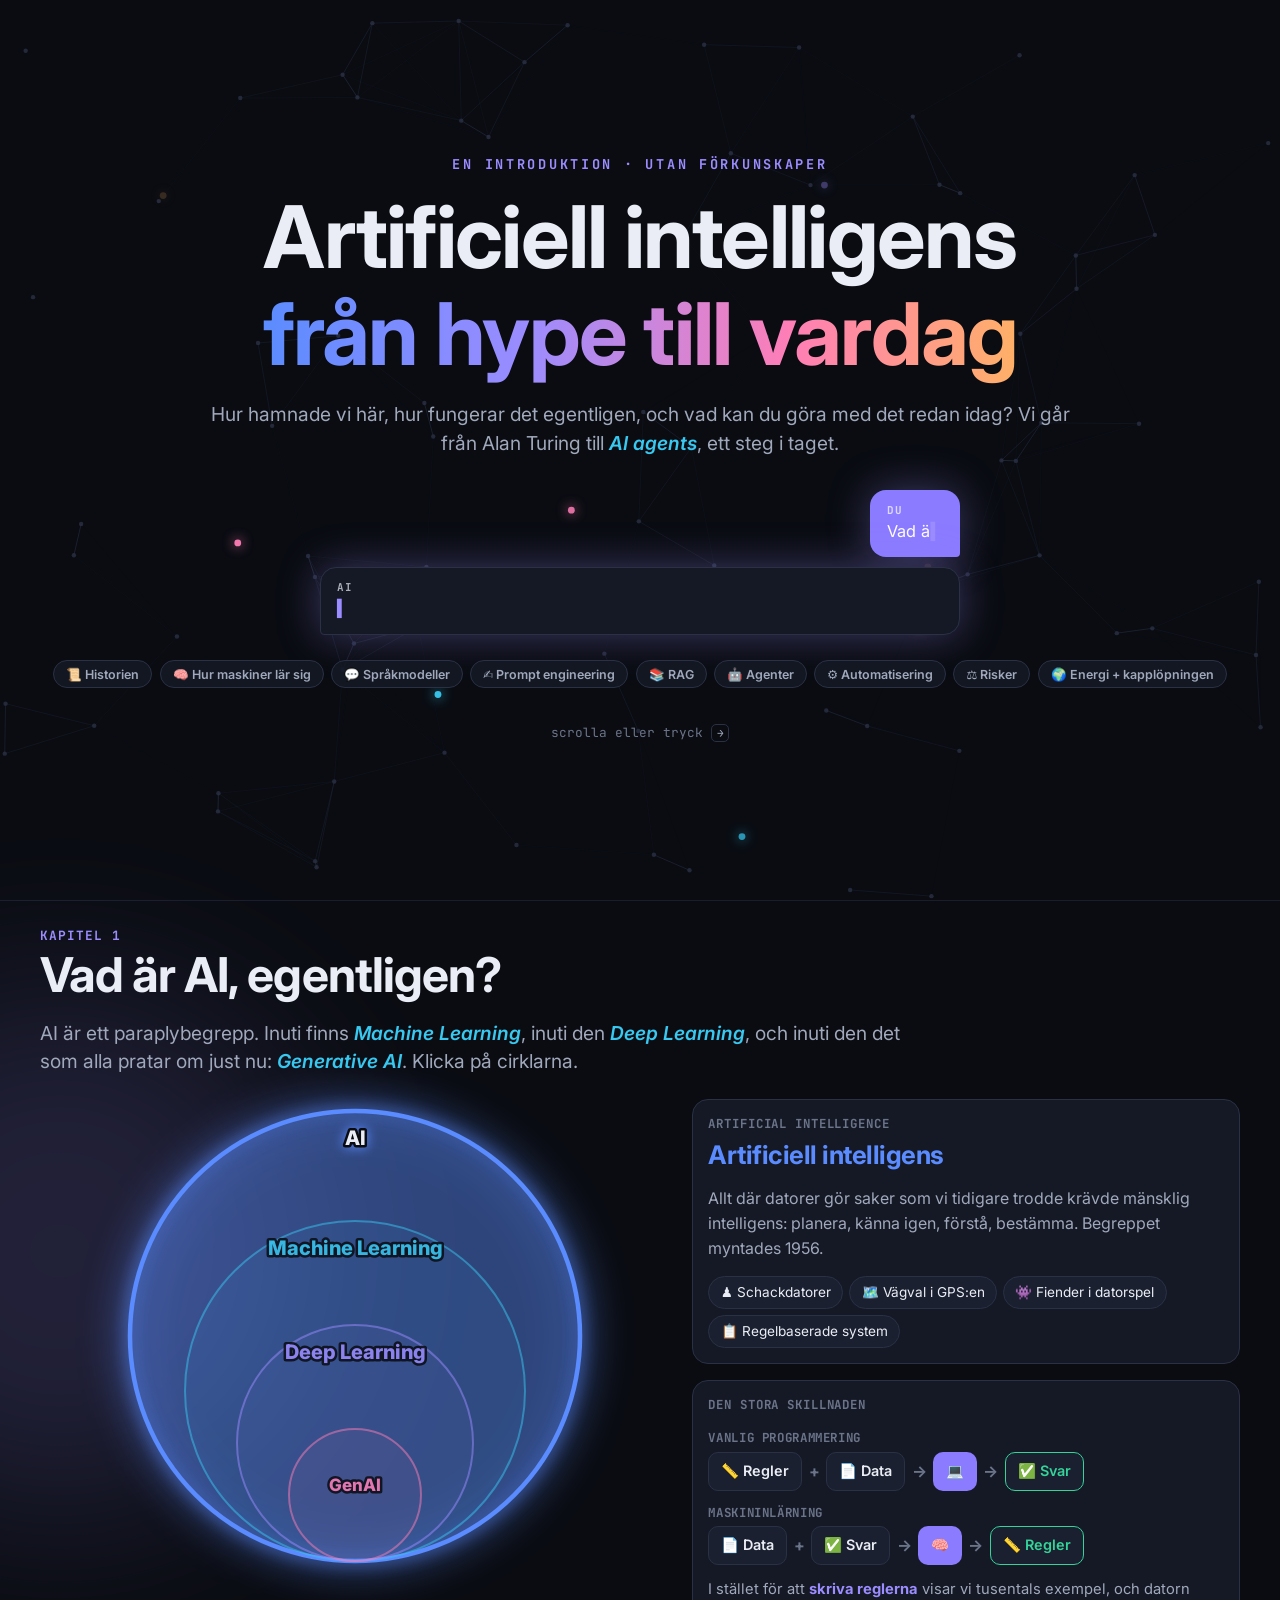
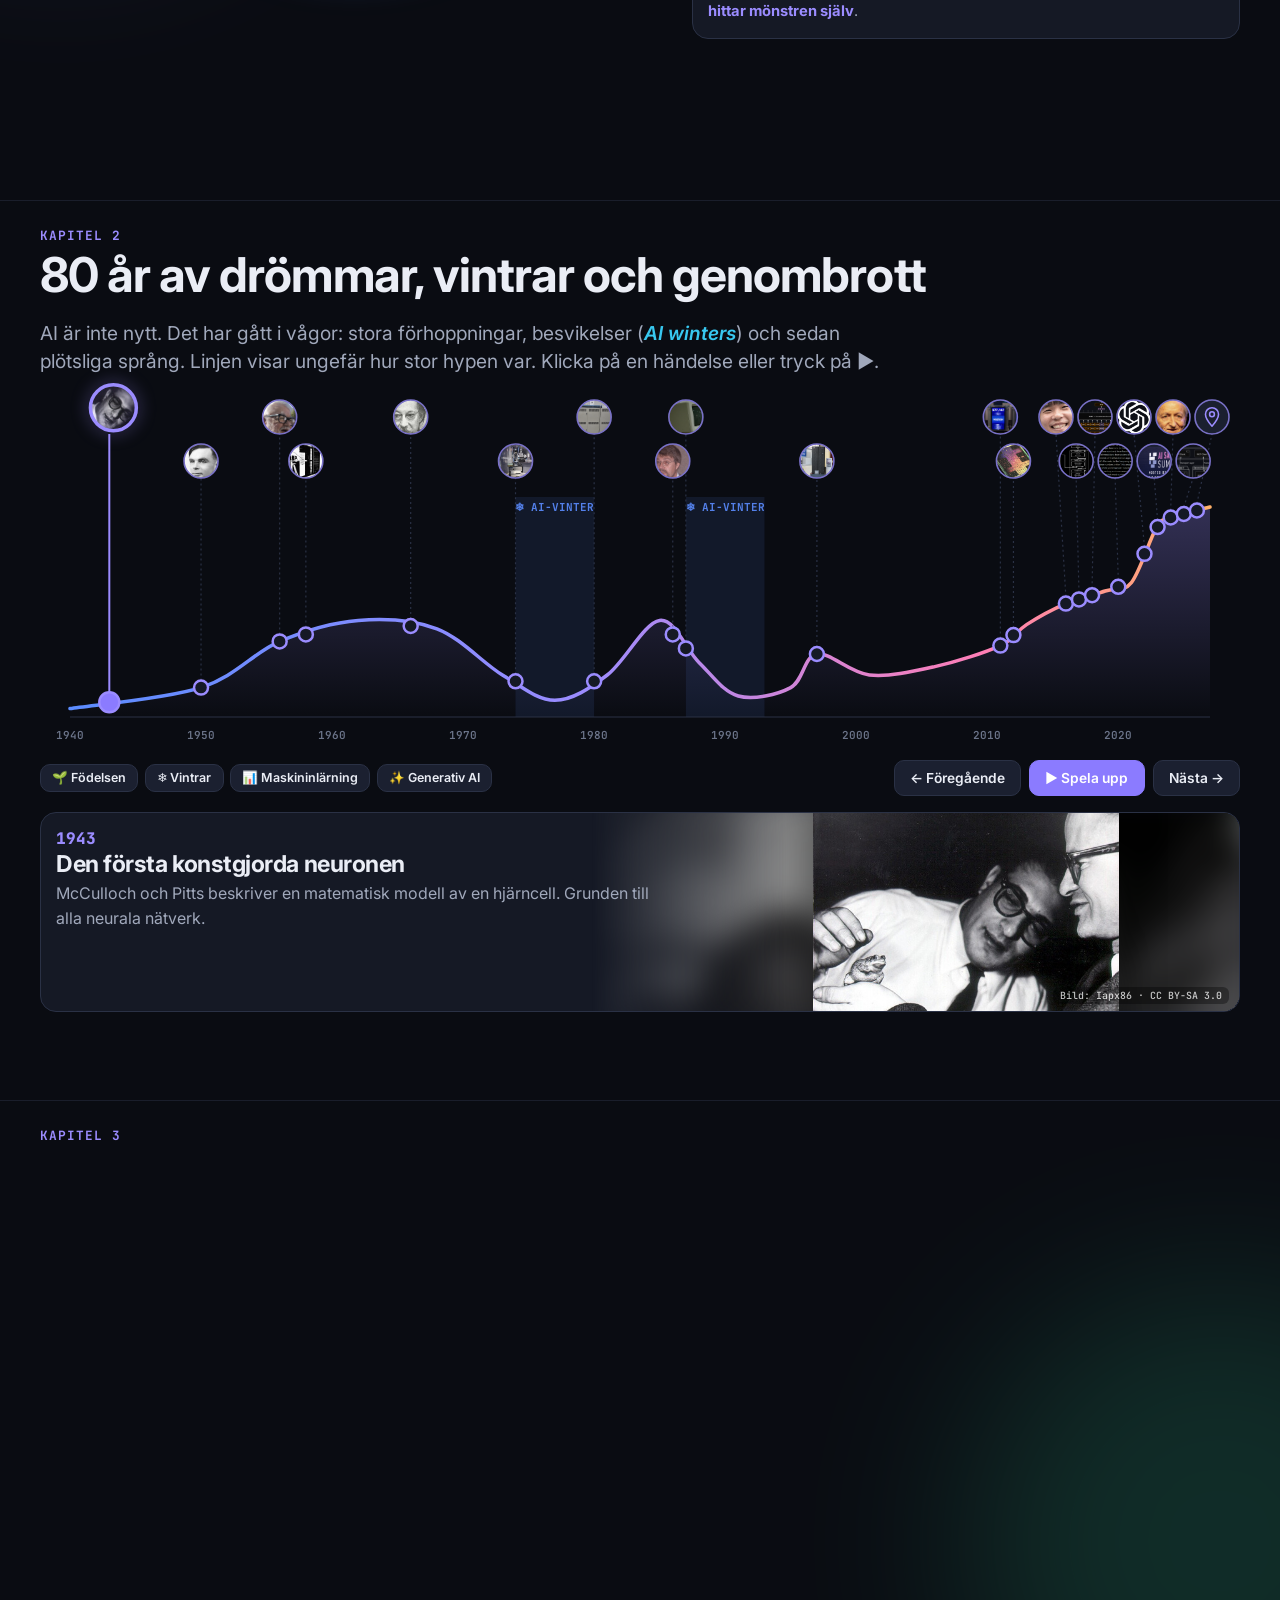
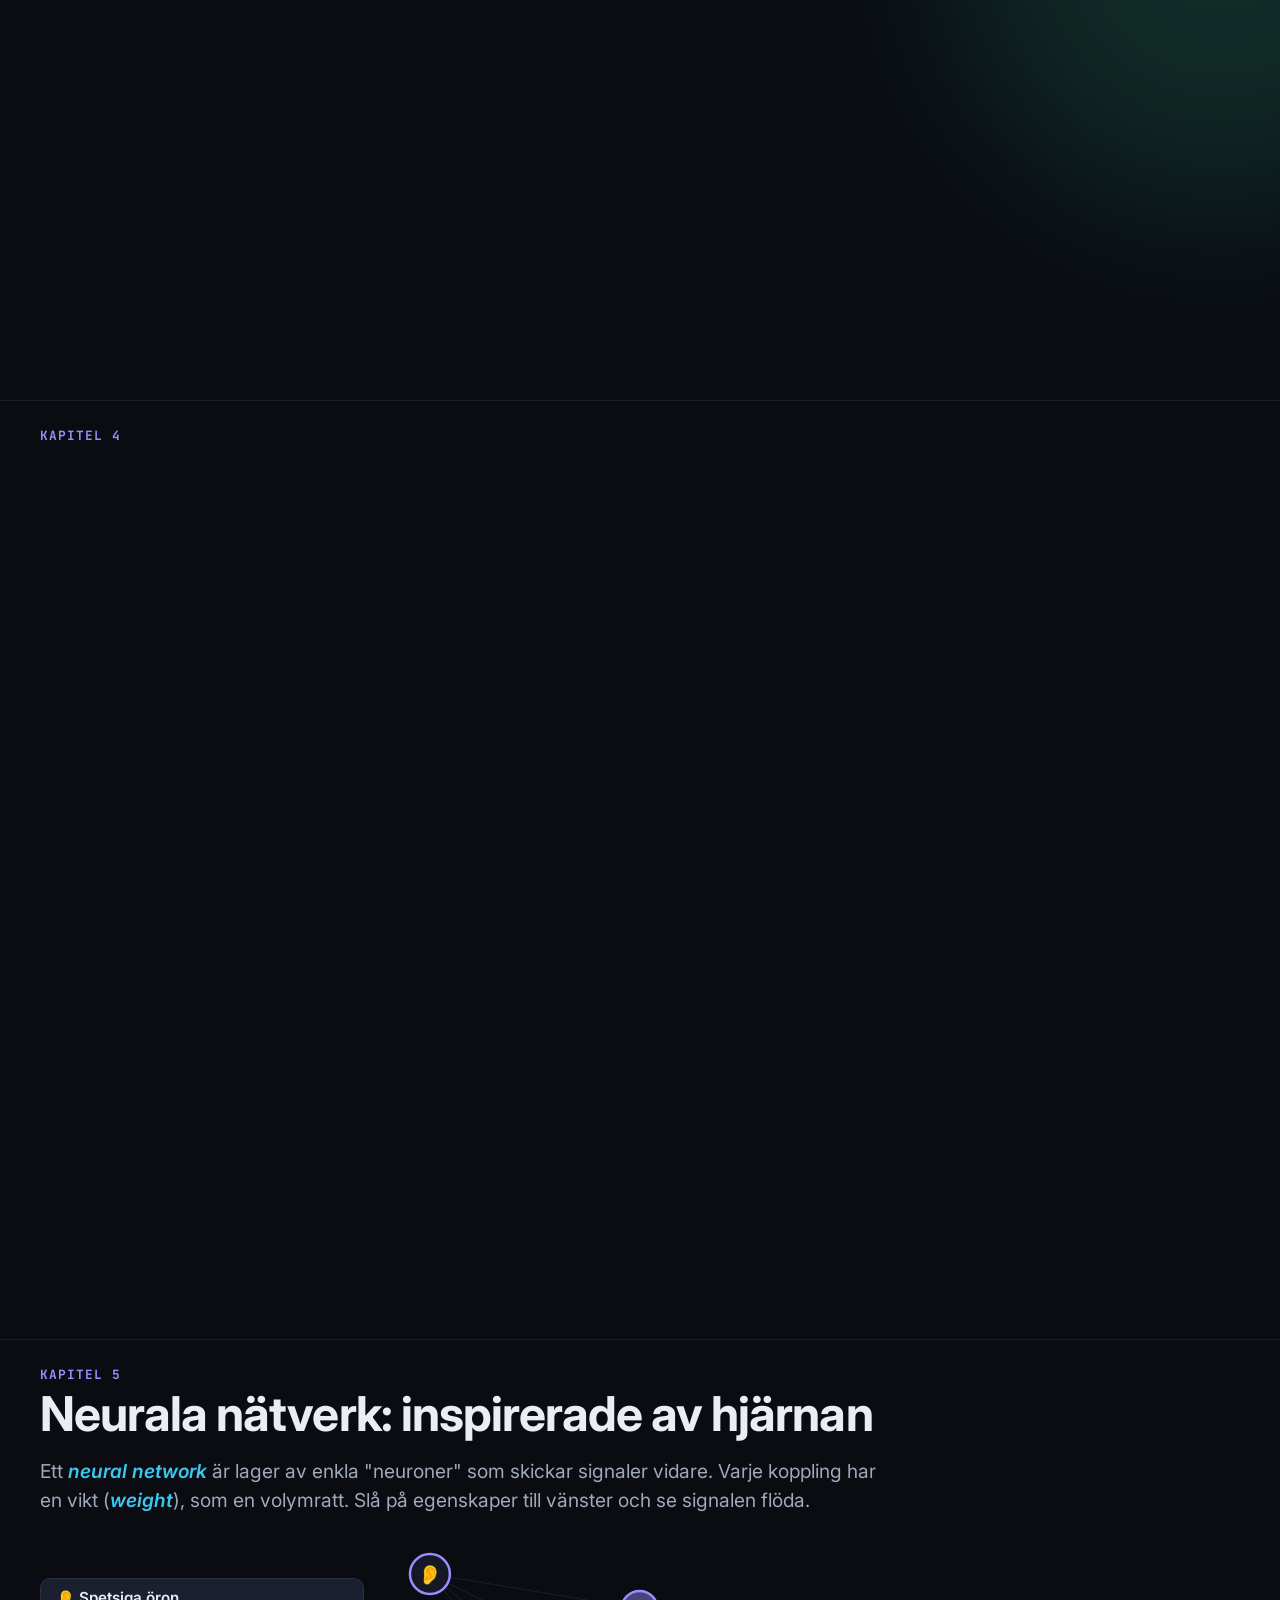
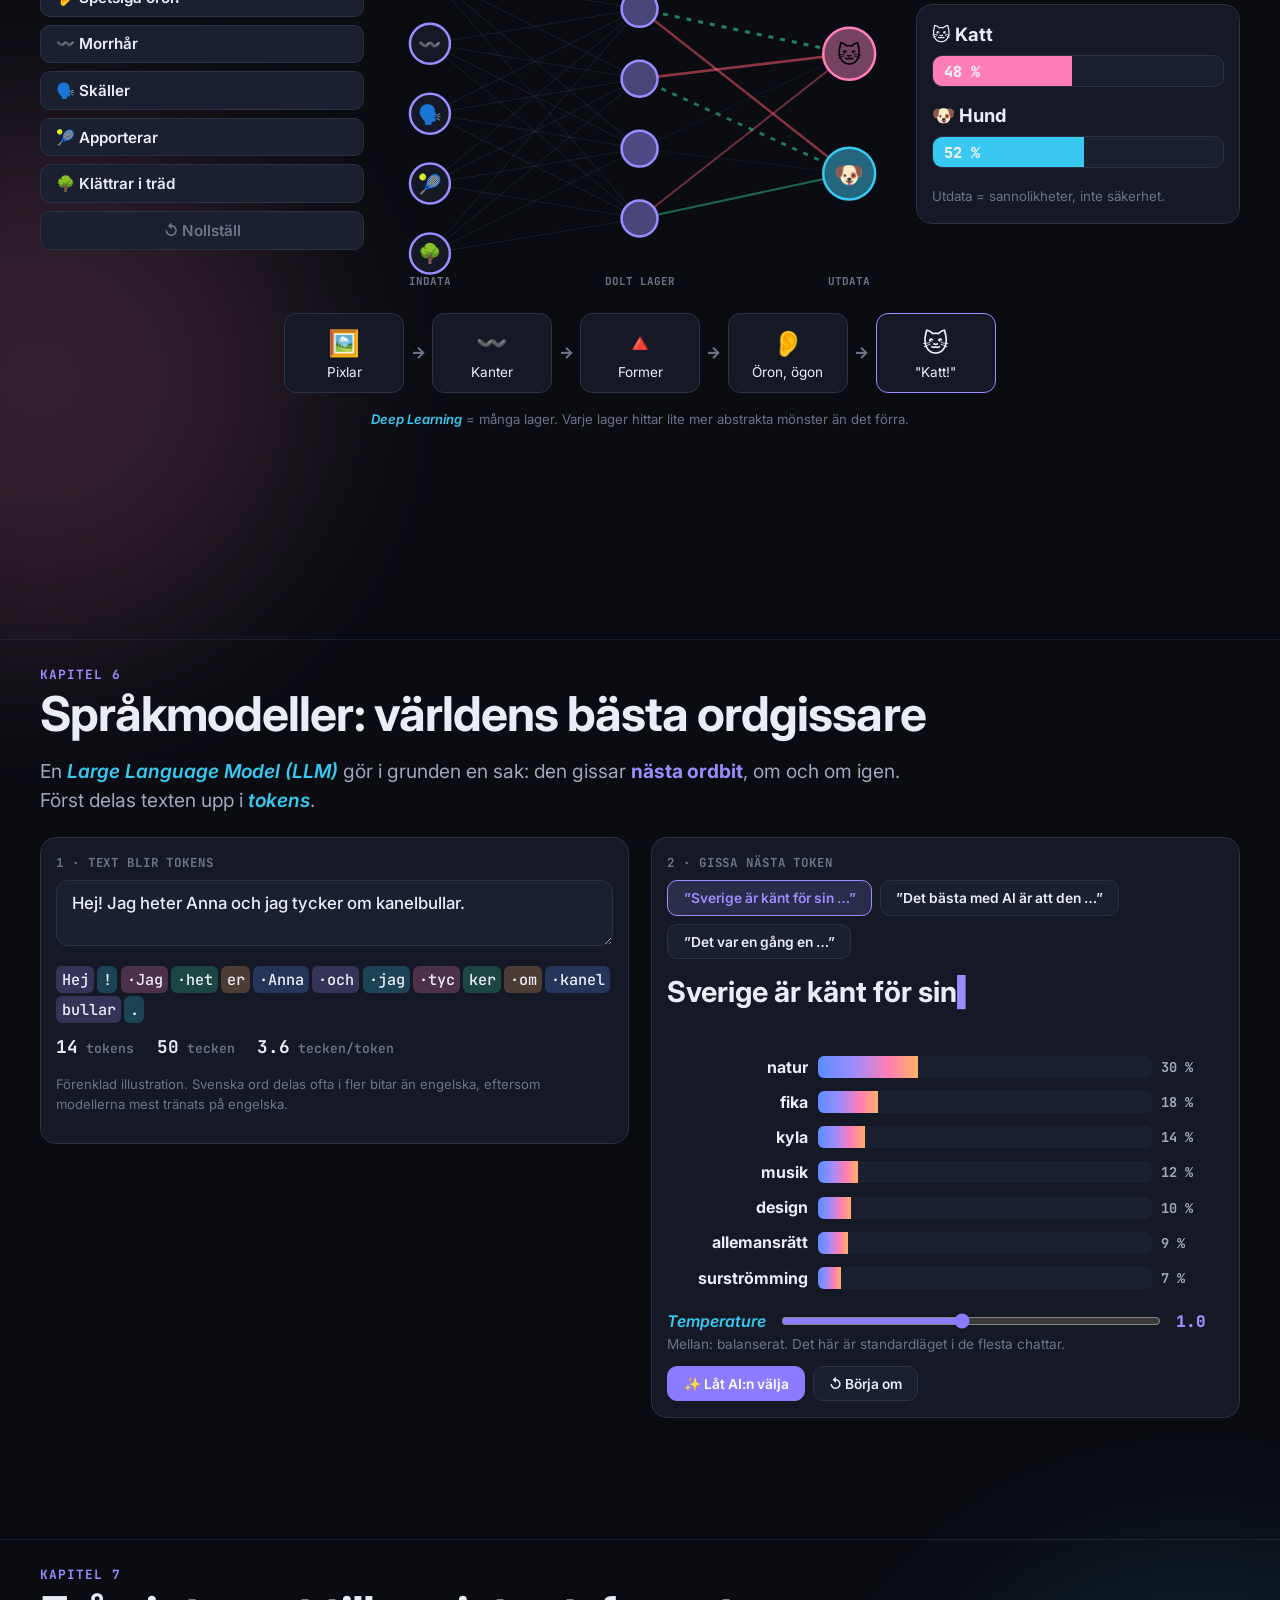
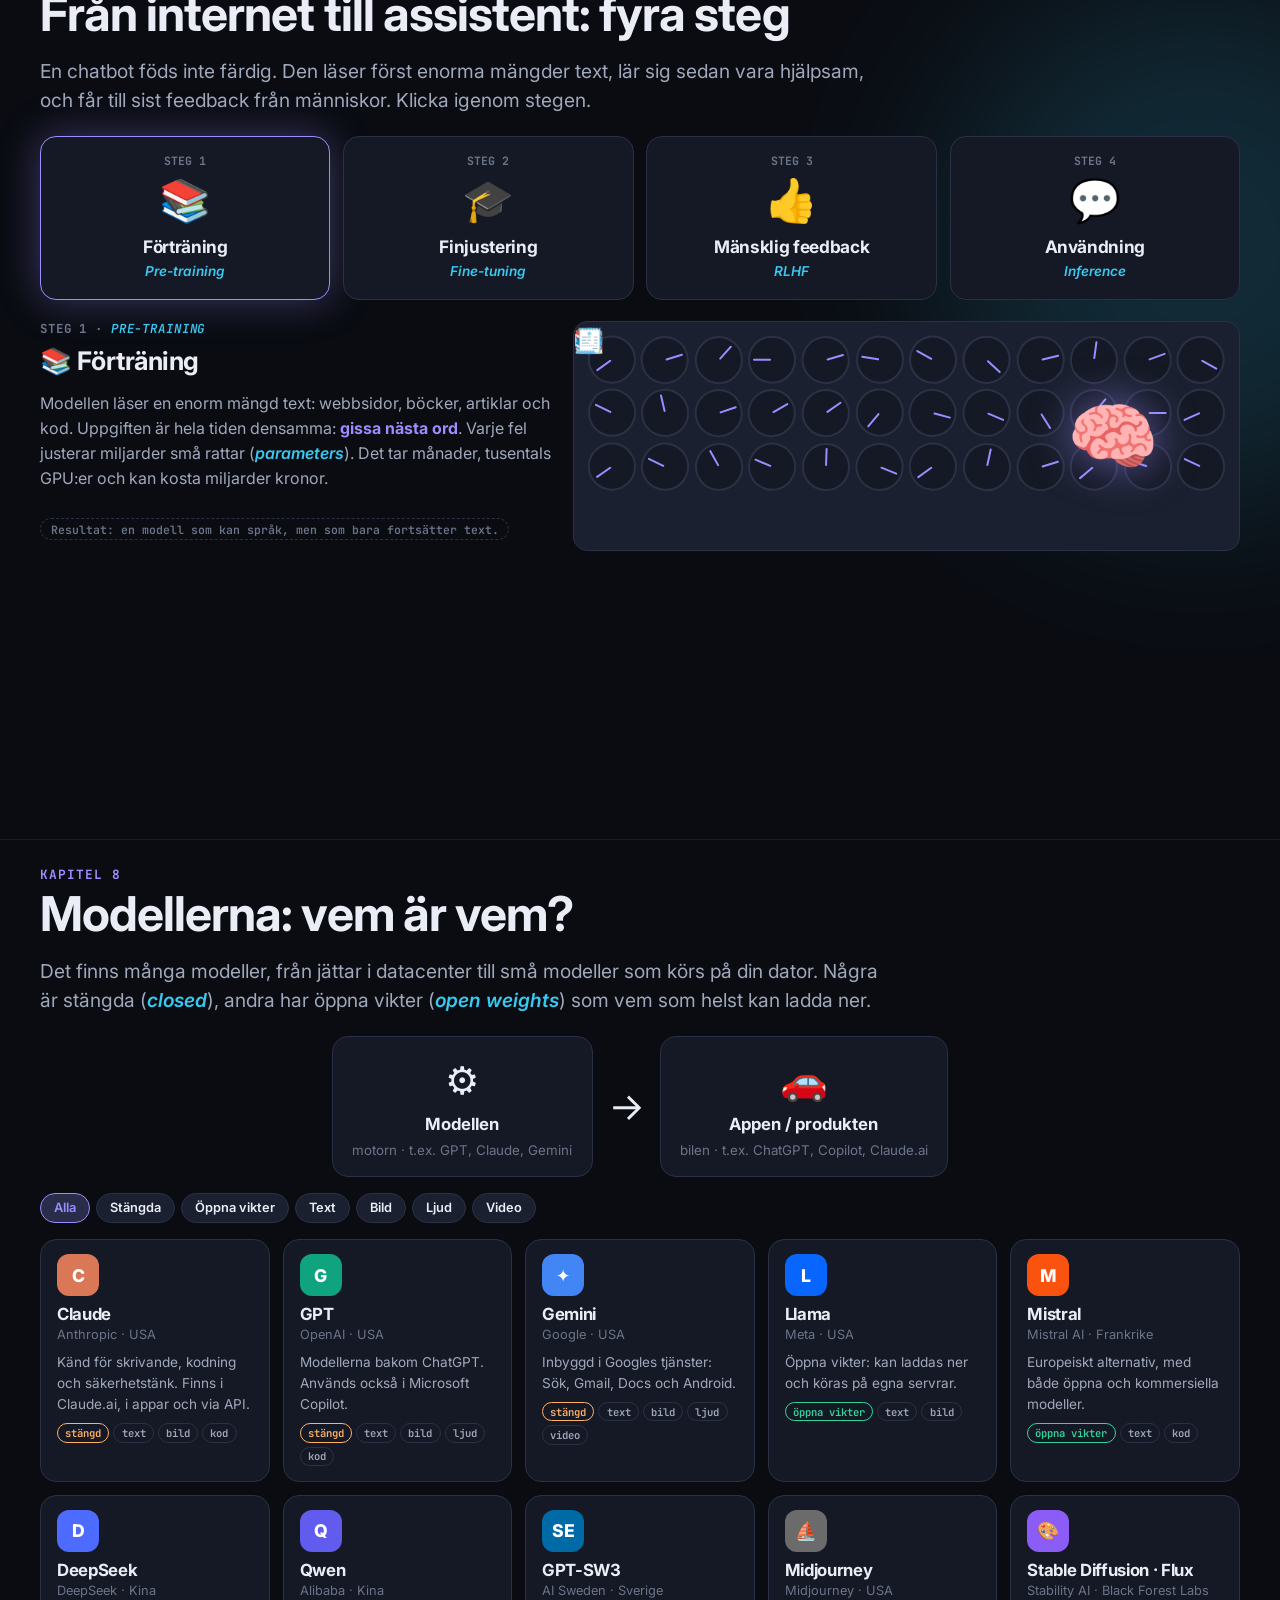
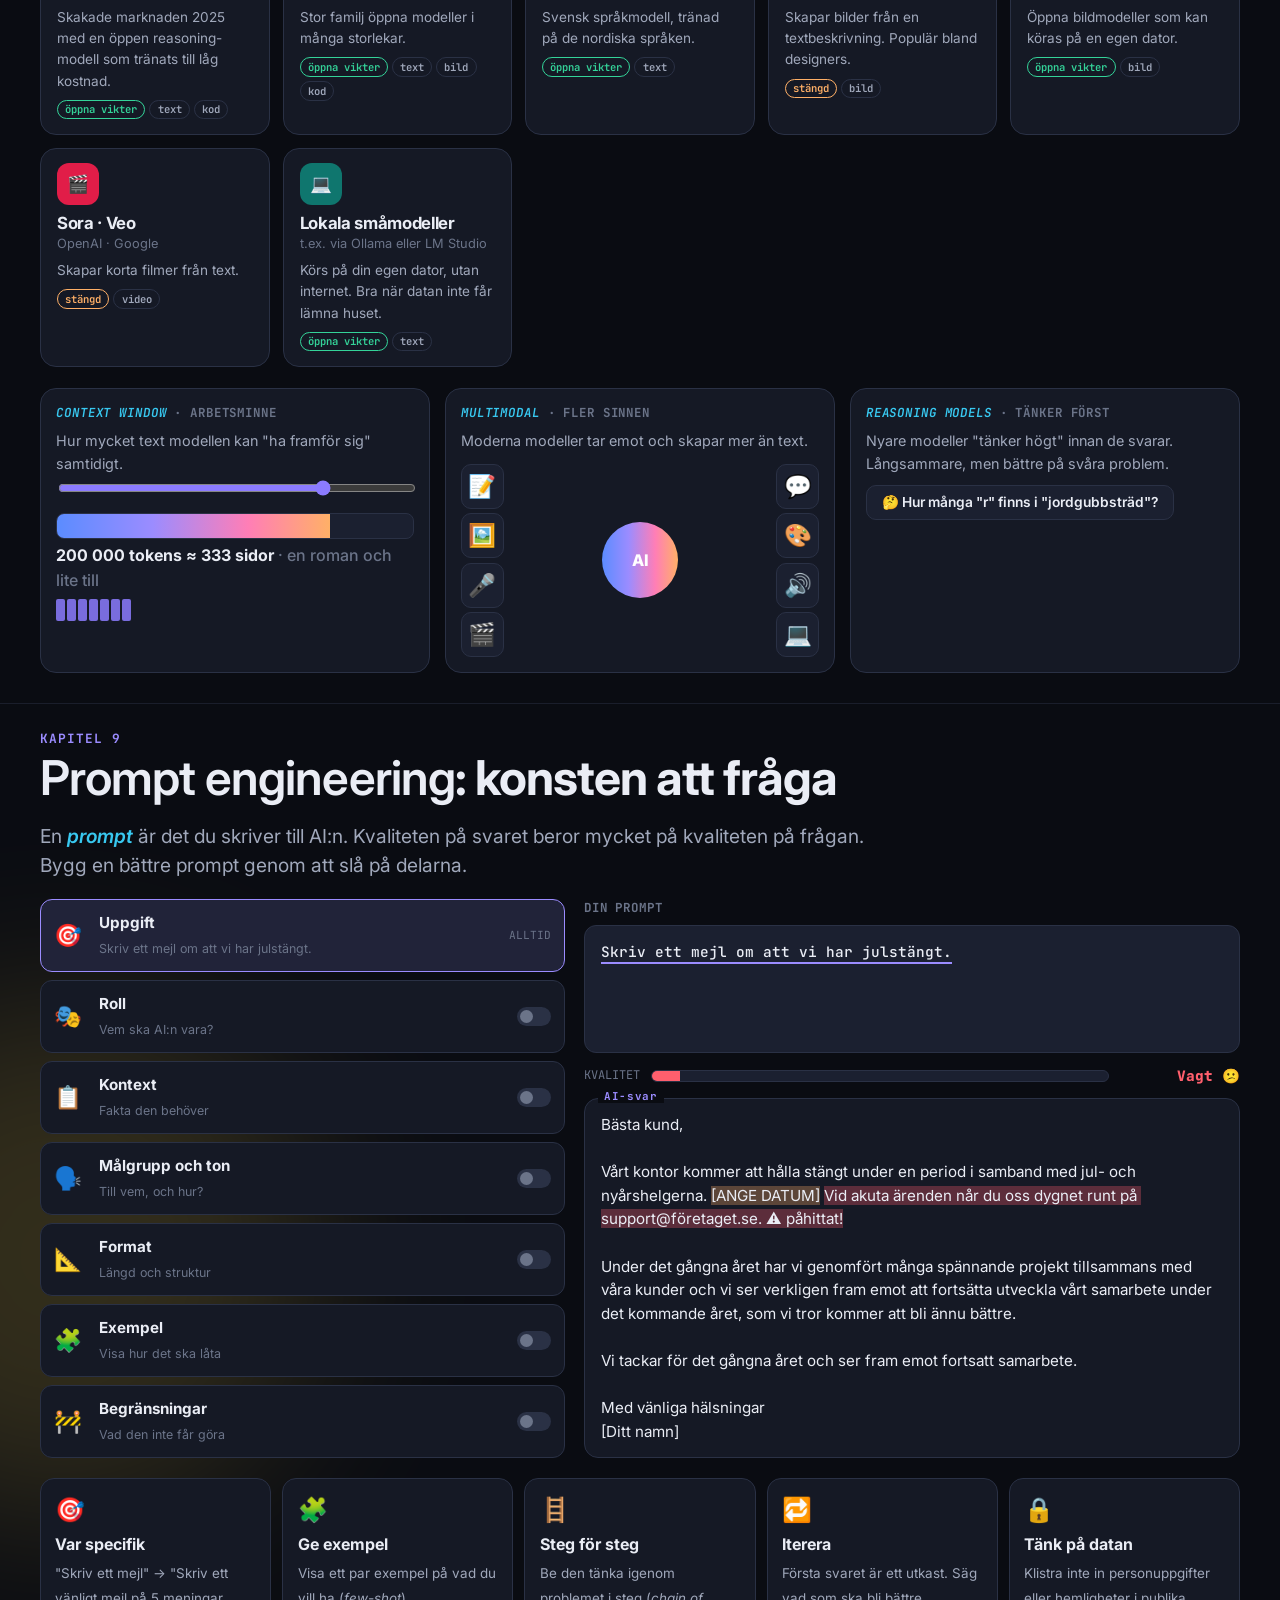
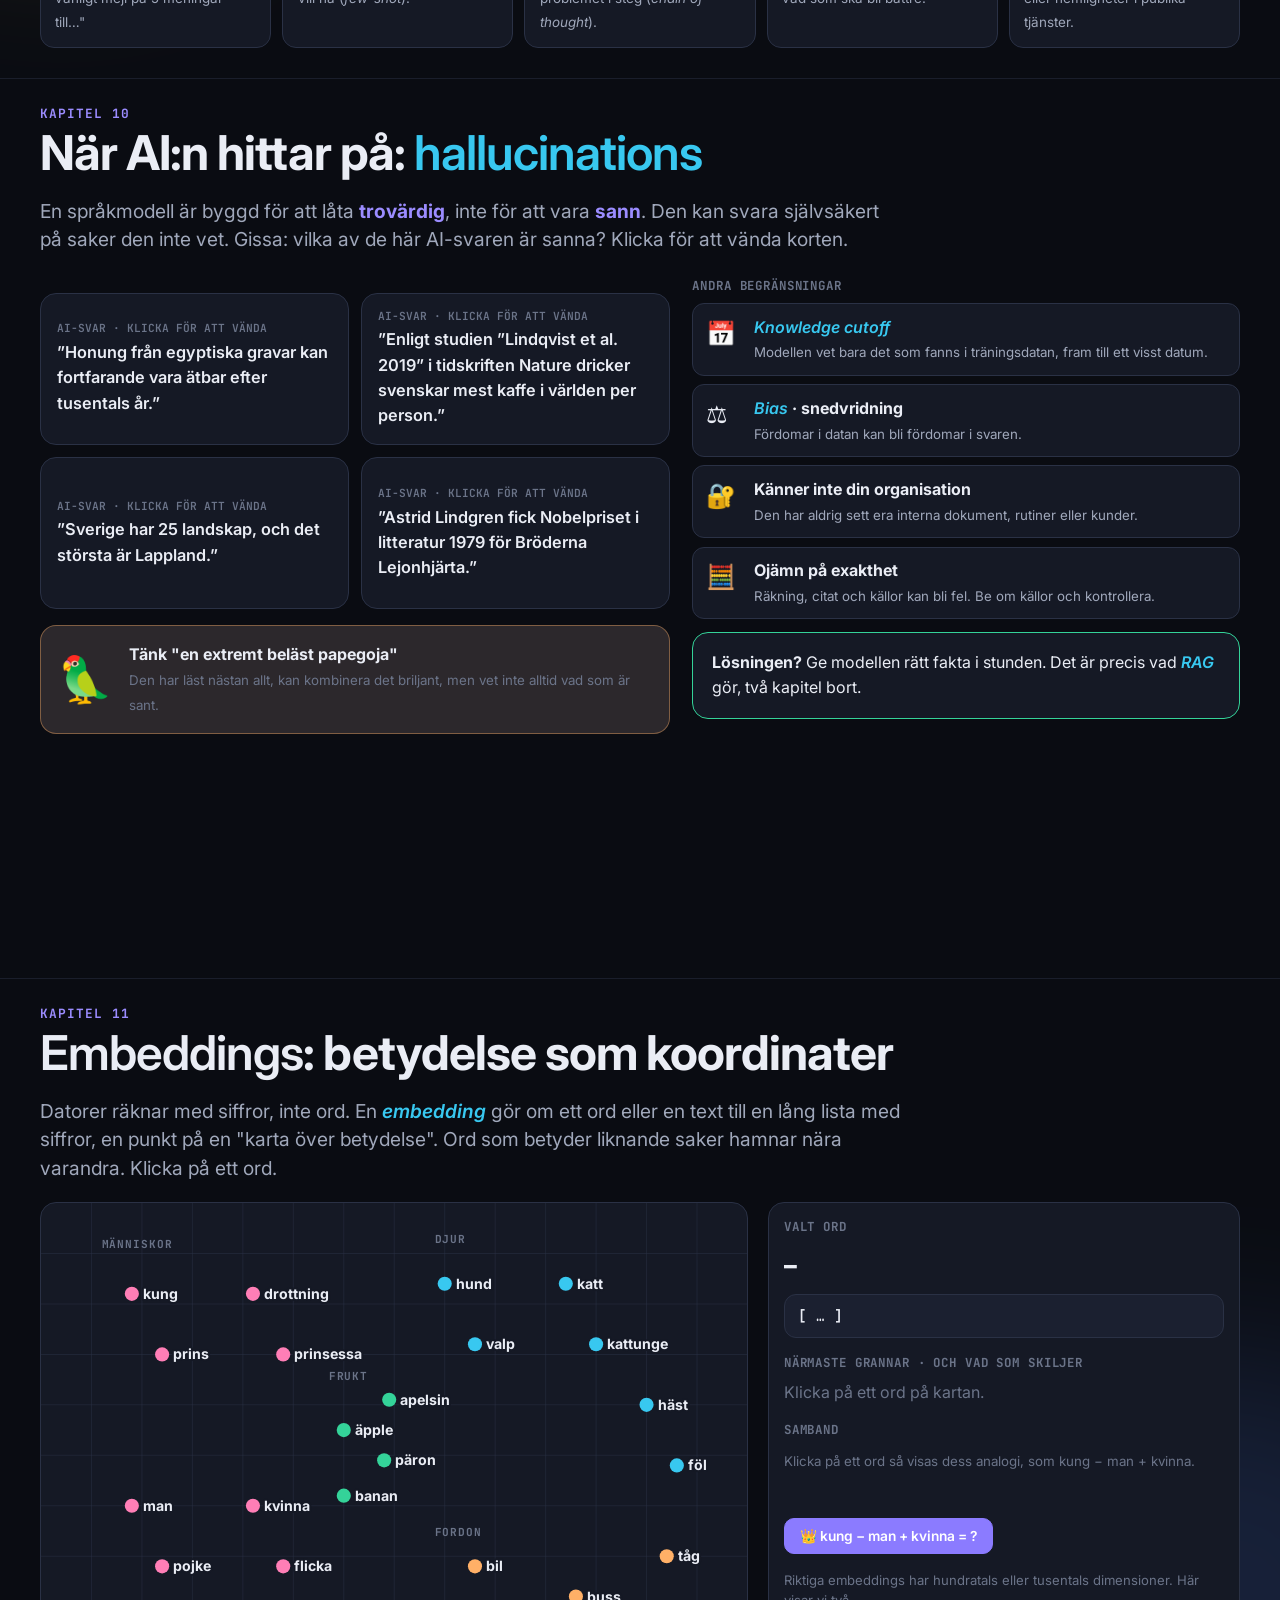
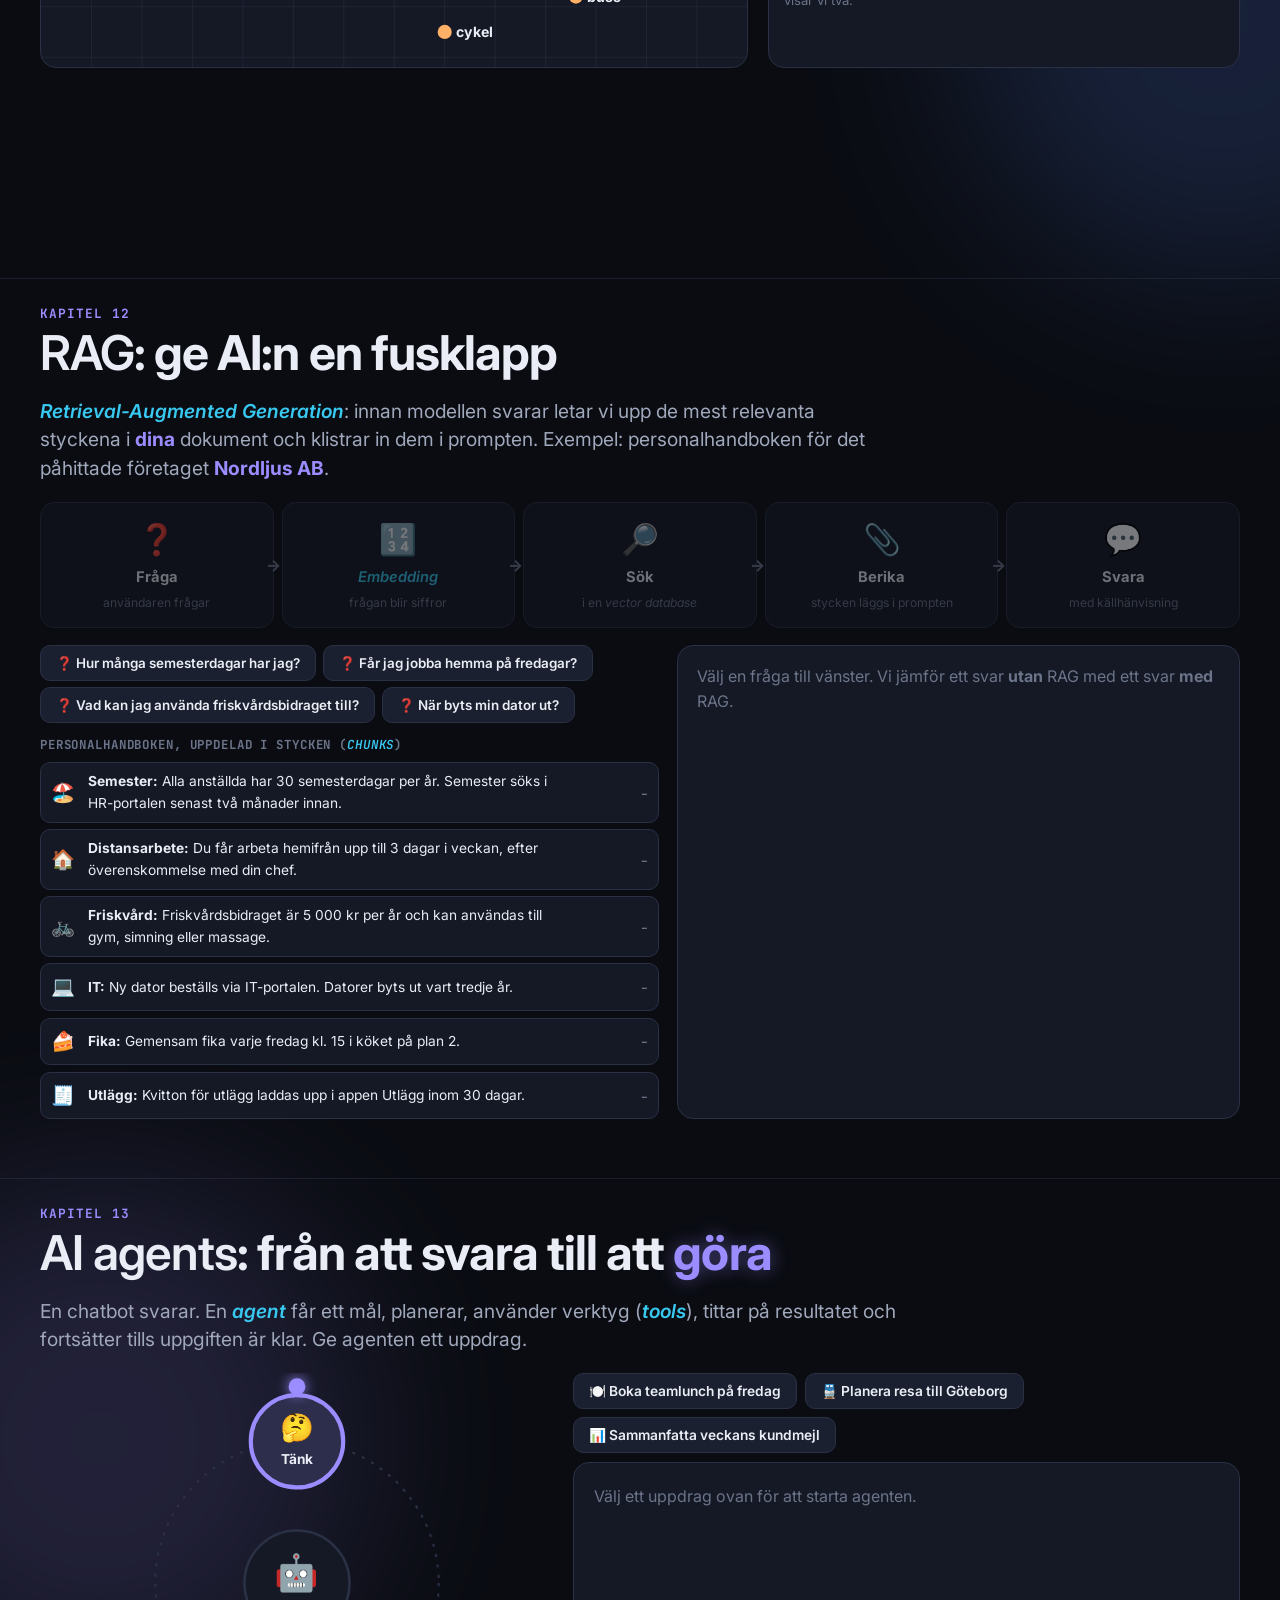
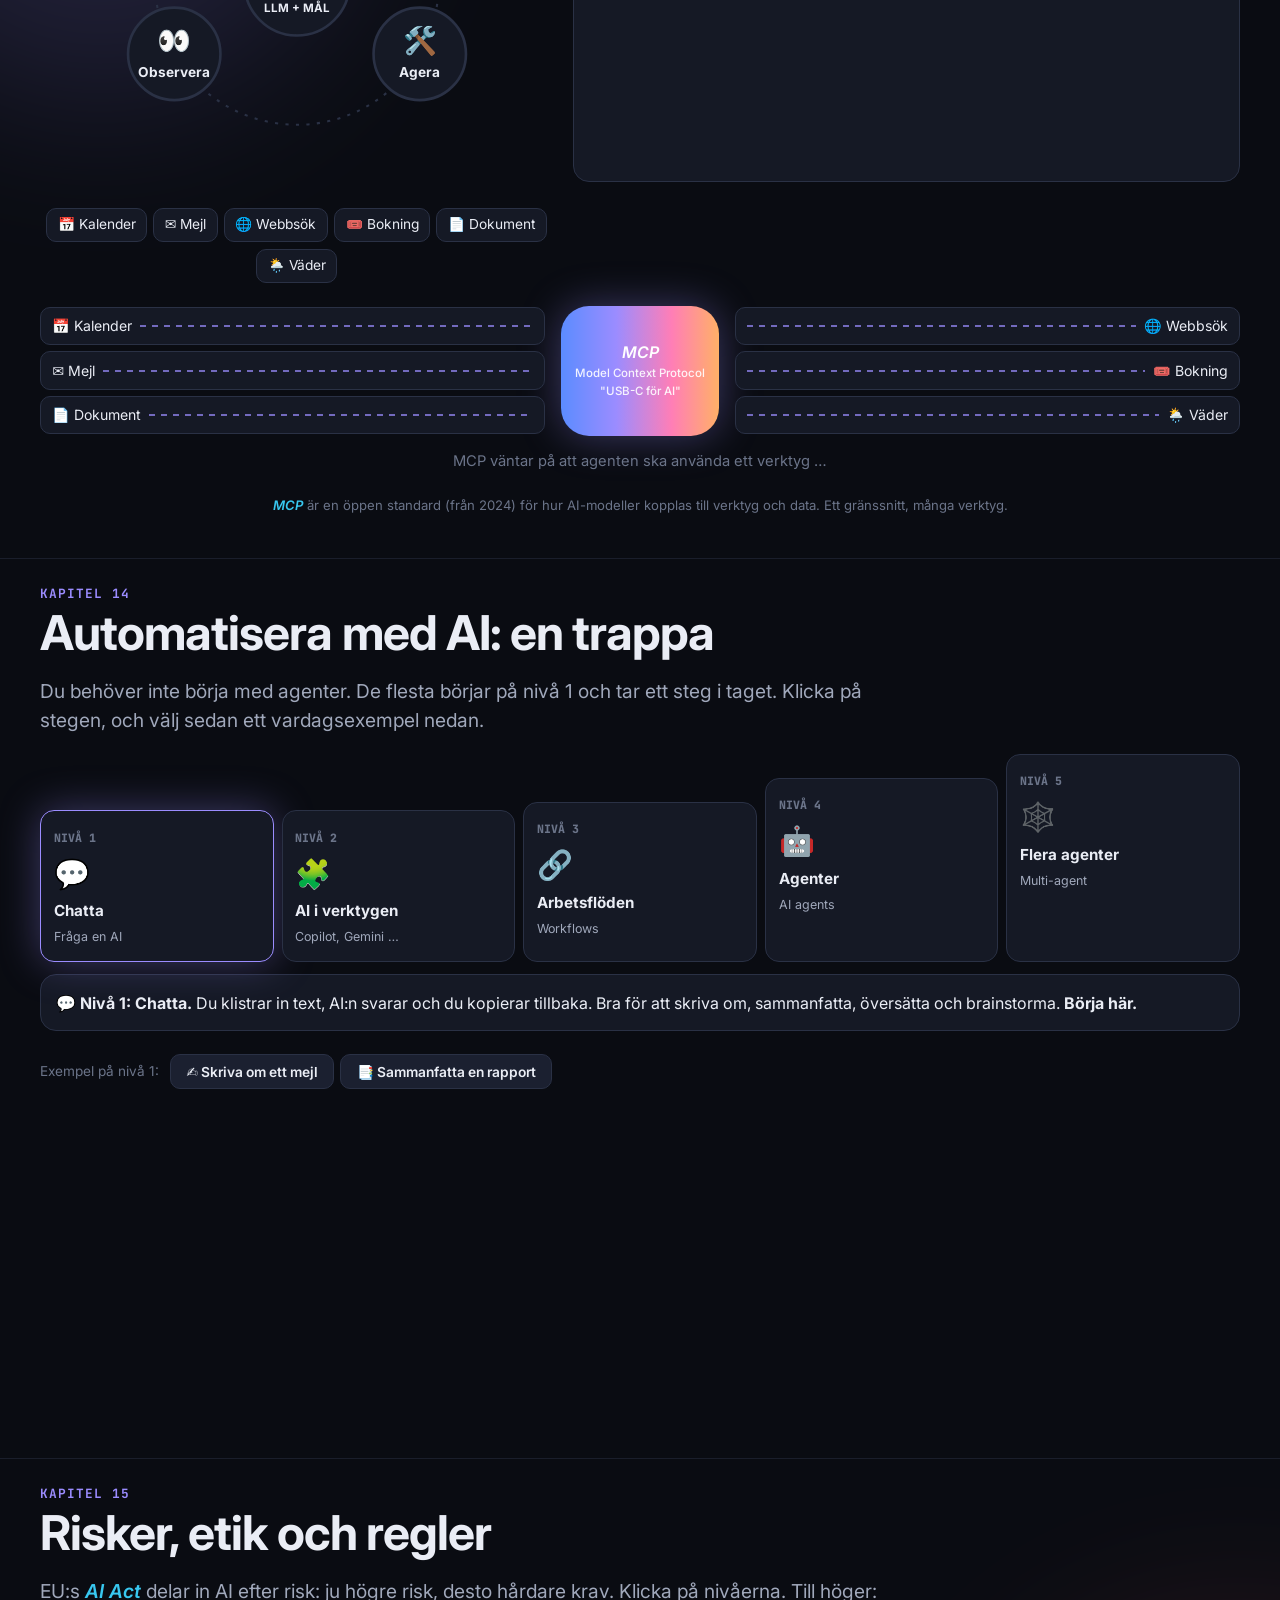
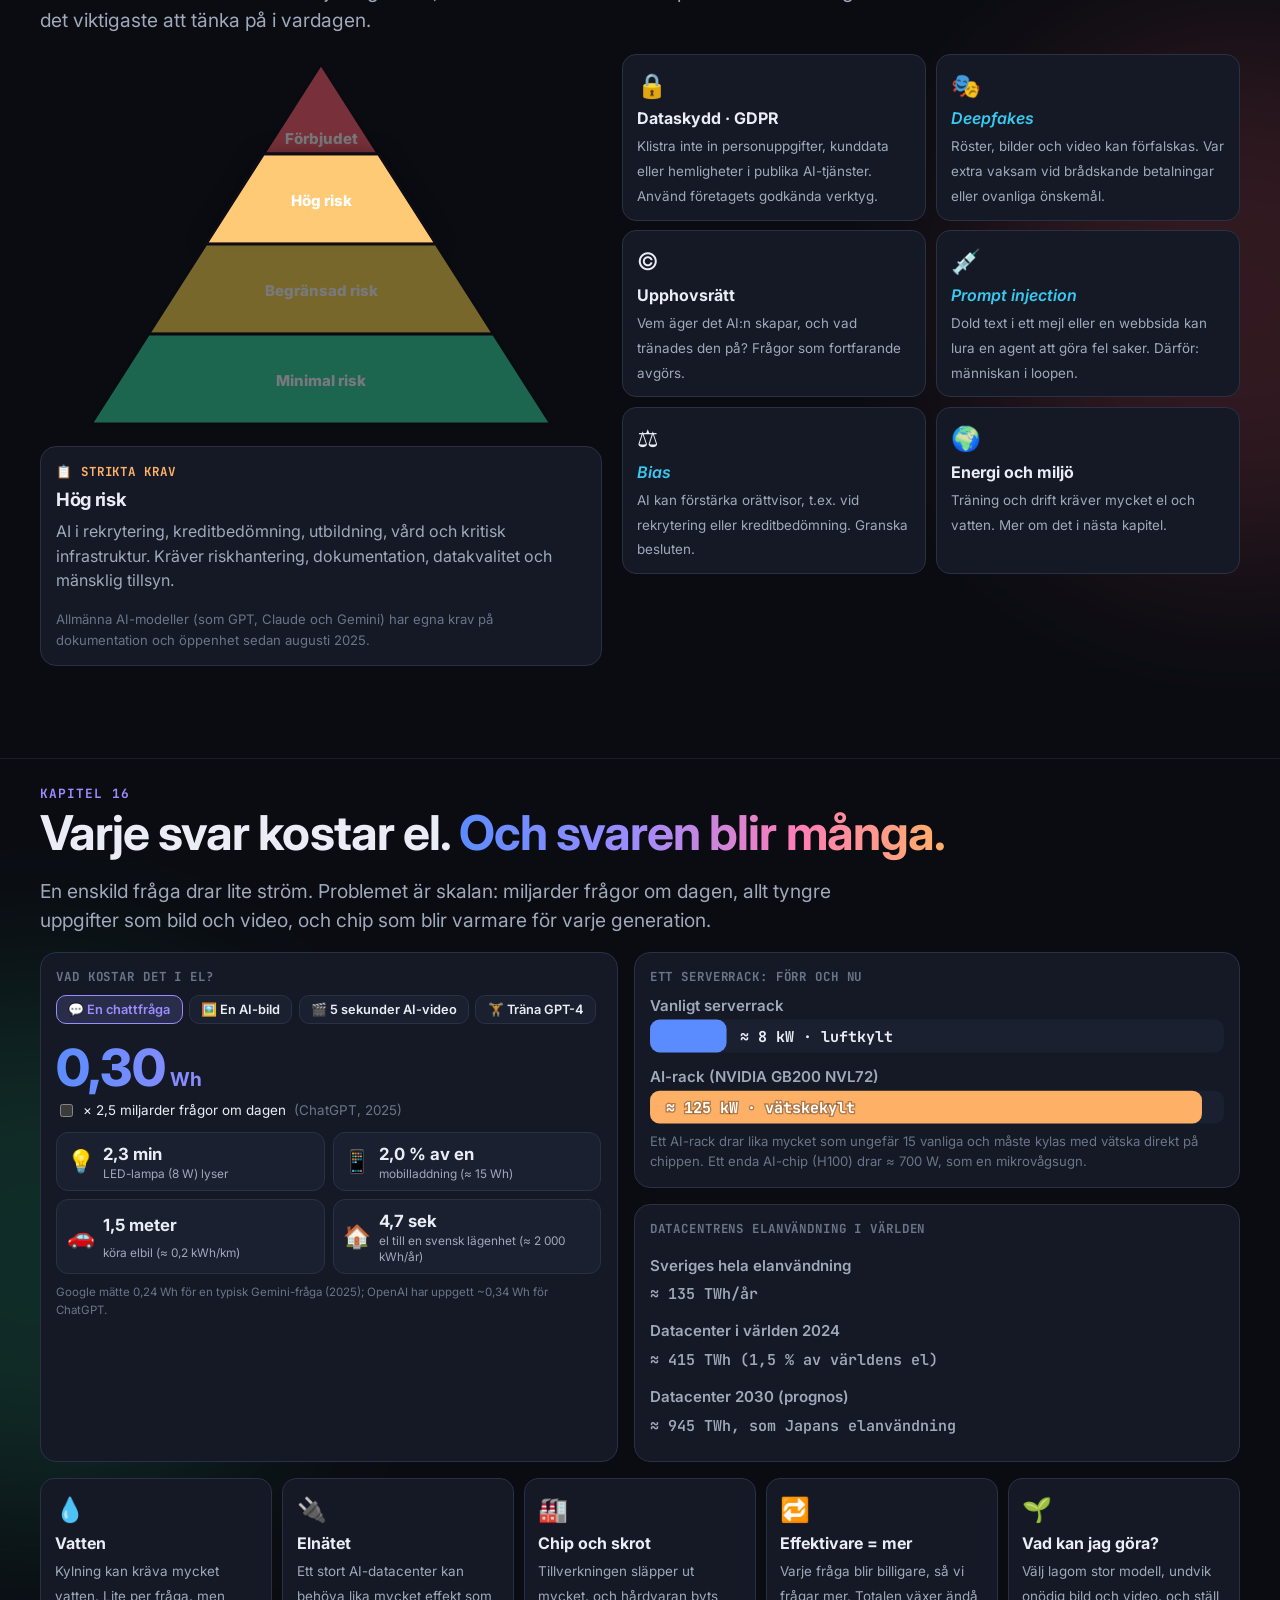
<file: index.html>
<!doctype html>
<html lang="sv">
<head>
  <meta charset="utf-8" />
  <meta name="viewport" content="width=device-width, initial-scale=1" />
  <title>AI för nybörjare</title>
  <meta name="description" content="En interaktiv introduktion till AI på svenska: historien, maskininlärning, språkmodeller, prompt engineering, embeddings, RAG, agenter, automatisering och risker." />
  <link rel="preconnect" href="https://fonts.googleapis.com" />
  <link rel="preconnect" href="https://fonts.gstatic.com" crossorigin />
  <link href="https://fonts.googleapis.com/css2?family=Inter:wght@400;500;600;700;800;900&family=JetBrains+Mono:wght@400;500;600;700;800&display=swap" rel="stylesheet" />
  <link rel="stylesheet" href="styles.css?v=18" />
  <script src="i18n.js?v=18"></script>
  <script src="theme.js?v=19"></script>
</head>
<body>
  <nav class="nav">
    <div class="brand"><i class="dot"></i><span>AI för nybörjare</span></div>
    <div class="chapters" id="chapterNav"></div>
    <a class="btn" href="talk.html" target="ai-talk" title="Öppna talk track i ett eget fönster">🎙 Talk track</a>
    <button id="notesBtn" title="Presentatörsanteckningar (N)">Anteckningar <span class="kbd">N</span></button>
    <button data-theme-btn title="Tema">☾ Mörkt</button>
    <button class="lang-btn" data-lang-btn title="Språk">SV</button>
  </nav>
  <div class="progress" id="progress"></div>

  <!-- 0 · HERO -->
  <section class="chapter" id="hero" data-title="Start">
    <canvas id="heroCanvas" aria-hidden="true"></canvas>
    <div class="inner">
      <div class="hero-kicker reveal">En introduktion · utan förkunskaper</div>
      <h1 class="reveal d1">Artificiell intelligens<br /><span class="grad">från hype till vardag</span></h1>
      <p class="lede reveal d2">Hur hamnade vi här, hur fungerar det egentligen, och vad kan du göra med det redan idag? Vi går från Alan Turing till <span class="en">AI agents</span>, ett steg i taget.</p>
      <div class="hero-chat reveal d3" aria-live="polite">
        <div class="bubble user"><span class="who">DU</span><span id="heroQ"></span></div>
        <div class="bubble ai"><span class="who">AI</span><span id="heroA"></span></div>
      </div>
      <div class="agenda reveal d3"><span>📜 Historien</span><span>🧠 Hur maskiner lär sig</span><span>💬 Språkmodeller</span><span>✍️ Prompt engineering</span><span>📚 RAG</span><span>🤖 Agenter</span><span>⚙️ Automatisering</span><span>⚖️ Risker</span><span>🌍 Energi + kapplöpningen</span></div>
      <div class="scroll-hint">scrolla eller tryck <span class="kbd">→</span></div>
    </div>
  </section>

  <!-- 1 · VAD ÄR AI -->
  <section class="chapter" id="vad" data-title="1 · Vad är AI?">
    <div class="bg-blob" style="background:var(--accent);left:-200px;top:10%"></div>
    <div class="inner">
      <div class="chapter-num">KAPITEL 1</div>
      <h2 class="reveal">Vad är AI, egentligen?</h2>
      <p class="lede reveal d1">AI är ett paraplybegrepp. Inuti finns <span class="en">Machine Learning</span>, inuti den <span class="en">Deep Learning</span>, och inuti den det som alla pratar om just nu: <span class="en">Generative AI</span>. Klicka på cirklarna.</p>
      <div class="split">
        <div class="reveal d2"><svg class="nest-svg" id="nestSvg" viewBox="0 0 560 470" role="img" aria-label="AI, maskininlärning, djupinlärning och generativ AI som cirklar i varandra"></svg></div>
        <div class="reveal d2">
          <div class="panel nest-info" id="nestInfo"></div>
          <div class="panel" style="margin-top:1rem">
            <h4>Den stora skillnaden</h4>
            <div class="rules" id="rules">
              <div class="rule-row"><span class="lbl">Vanlig programmering</span><div class="rule-flow"><span class="chip">📏 Regler</span><span class="op">+</span><span class="chip">📄 Data</span><span class="op">→</span><span class="chip cpu">💻</span><span class="op">→</span><span class="chip out">✅ Svar</span></div></div>
              <div class="rule-row"><span class="lbl">Maskininlärning</span><div class="rule-flow"><span class="chip">📄 Data</span><span class="op">+</span><span class="chip">✅ Svar</span><span class="op">→</span><span class="chip cpu">🧠</span><span class="op">→</span><span class="chip out">📏 Regler</span></div></div>
            </div>
            <p style="margin:.8rem 0 0;font-size:.92rem">I stället för att <b class="k">skriva reglerna</b> visar vi tusentals exempel, och datorn <b class="k">hittar mönstren själv</b>.</p>
          </div>
        </div>
      </div>
    </div>
  </section>

  <!-- 2 · HISTORIEN -->
  <section class="chapter" id="historia" data-title="2 · Historien">
    <div class="inner">
      <div class="chapter-num">KAPITEL 2</div>
      <h2 class="reveal">80 år av drömmar, vintrar och genombrott</h2>
      <p class="lede reveal d1">AI är inte nytt. Det har gått i vågor: stora förhoppningar, besvikelser (<span class="en">AI winters</span>) och sedan plötsliga språng. Linjen visar ungefär hur stor hypen var. Klicka på en händelse eller tryck på ▶.</p>
      <div class="tl-wrap reveal d2">
        <svg class="tl-svg" id="tlSvg" viewBox="0 0 1200 352" role="img" aria-label="Tidslinje över AI:s historia med hype-kurva"></svg>
        <div class="tl-ctl">
          <div class="tl-eras" id="tlEras"></div>
          <div class="btn-row"><button id="tlPrev">← Föregående</button><button class="primary" id="tlPlay">▶ Spela upp</button><button id="tlNext">Nästa →</button></div>
        </div>
        <div class="panel tl-card" id="tlCard"></div>
      </div>
    </div>
  </section>

  <!-- 3 · VARFÖR NU -->
  <section class="chapter" id="varfor" data-title="3 · Varför nu?">
    <div class="bg-blob" style="background:var(--green);right:-200px;top:20%"></div>
    <div class="inner">
      <div class="chapter-num">KAPITEL 3</div>
      <h2 class="reveal">Varför exploderade AI-fältet just nu?</h2>
      <p class="lede reveal d1">Idéerna fanns redan på 1950-talet. Det som saknades var tre ingredienser, och runt 2012–2022 kom alla tre på plats samtidigt.</p>
      <div class="ingr">
        <div class="panel reveal d1"><svg id="ingData" viewBox="0 0 300 150"></svg><h3>📚 Data</h3><p>Internet gav oss biljoner ord, miljarder bilder och filmer att lära av.</p><div class="stat" data-count="5000000000" data-suffix="+">0<small>människor online i världen (ungefär)</small></div></div>
        <div class="panel reveal d2"><svg id="ingGpu" viewBox="0 0 300 150"></svg><h3>⚡ Beräkningskraft</h3><p><span class="en">GPU</span>:er, gjorda för datorspel, visade sig perfekta för att träna neurala nätverk.</p><div class="stat" data-count="1000000" data-prefix="×" >0<small>mer datorkraft i de största träningarna än för 15 år sedan (storleksordning)</small></div></div>
        <div class="panel reveal d3"><svg id="ingAlgo" viewBox="0 0 300 150"></svg><h3>💡 Algoritmer</h3><p>2017 kom <span class="en">Transformer</span>: en arkitektur som läser hela texten på en gång och förstår sammanhang.</p><div class="stat" data-count="175000000000" >0<small>parametrar i GPT-3 (2020)</small></div></div>
      </div>
      <div class="recipe reveal d3" id="recipe">
        <span class="ing" style="border-color:var(--cyan);color:var(--cyan)">📚 Data</span><span class="eq">+</span>
        <span class="ing" style="border-color:var(--green);color:var(--green)">⚡ GPU</span><span class="eq">+</span>
        <span class="ing" style="border-color:var(--orange);color:var(--orange)">💡 Transformer</span><span class="eq">=</span>
        <span class="res">✨ ChatGPT-ögonblicket</span>
        <button id="mixBtn" class="primary">Blanda</button>
      </div>
    </div>
  </section>

  <!-- 4 · HUR LÄR SIG EN MASKIN -->
  <section class="chapter" id="lara" data-title="4 · Hur lär sig en maskin?">
    <div class="inner">
      <div class="chapter-num">KAPITEL 4</div>
      <h2 class="reveal">Hur lär sig en maskin?</h2>
      <p class="lede reveal d1">Testa själv. Varje prick är ett djur: hur tungt det är och hur gärna det apporterar. Tryck <b class="k">Träna</b> och se hur modellen gissar, mäter felet och justerar sig, om och om igen. Det kallas <span class="en">training</span>.</p>
      <div class="learn reveal d2">
        <div>
          <canvas id="learnCanvas" width="880" height="605" aria-label="Klicka för att lägga till djur"></canvas>
          <div class="btn-row" style="margin-top:.6rem">
            <span class="dim" style="font-size:.85rem">Klicka i rutan för att lägga till:</span>
            <button id="addCat" class="on">🐱 Katt</button><button id="addDog">🐶 Hund</button>
            <button id="trainBtn" class="primary">▶ Träna</button><button id="learnReset">↺ Nollställ</button>
          </div>
        </div>
        <div class="panel">
          <h4>Så lär sig modellen</h4>
          <ol class="steps-list" id="learnSteps">
            <li>Gissa en linje (slumpmässigt)</li>
            <li>Räkna hur fel den har (<span class="en">loss</span>)</li>
            <li>Justera lite åt rätt håll</li>
            <li>Upprepa tusentals gånger</li>
          </ol>
          <div class="meters">
            <div class="meter"><b id="mEpoch">0</b><span>Varv (<i>epochs</i>)</span></div>
            <div class="meter"><b id="mAcc">–</b><span>Träffsäkerhet</span></div>
            <div class="meter"><b id="mLoss">–</b><span>Fel (<i>loss</i>)</span></div>
          </div>
          <div class="guess" id="learnGuess">Håll musen över rutan när modellen är tränad.</div>
          <p style="font-size:.9rem;margin-bottom:0">Det här är exakt samma princip som i ChatGPT, bara med <b class="k">två</b> rattar i stället för <b class="k">hundratals miljarder</b>.</p>
          <div class="learn-net">
            <h4>Inuti ett neuralt nätverk</h4>
            <svg id="learnNet" viewBox="0 0 440 200" role="img" aria-label="Neuralt nätverk där kopplingarna lyser upp lager för lager under träningen"></svg>
            <div class="ln-cap" id="learnNetCap"></div>
            <p class="foot" style="margin:.3rem 0 0">Vår modell har två rattar. Ett riktigt nätverk har lager på lager av dem, och vid <b class="k">varje varv</b> tänds kopplingarna: först <span style="color:var(--accent)">framåt</span> (gissa), sedan <span style="color:var(--orange)">bakåt</span> (justera).</p>
          </div>
        </div>
      </div>
    </div>
  </section>

  <!-- 5 · NEURALA NÄTVERK -->
  <section class="chapter" id="natverk" data-title="5 · Neurala nätverk">
    <div class="bg-blob" style="background:var(--pink);left:-220px;bottom:0"></div>
    <div class="inner">
      <div class="chapter-num">KAPITEL 5</div>
      <h2 class="reveal">Neurala nätverk: inspirerade av hjärnan</h2>
      <p class="lede reveal d1">Ett <span class="en">neural network</span> är lager av enkla "neuroner" som skickar signaler vidare. Varje koppling har en vikt (<span class="en">weight</span>), som en volymratt. Slå på egenskaper till vänster och se signalen flöda.</p>
      <div class="nn reveal d2">
        <div class="nn-in" id="nnIn"></div>
        <svg id="nnSvg" viewBox="0 0 520 360" role="img" aria-label="Neuralt nätverk med indata, dolt lager och utdata"></svg>
        <div class="nn-out panel" id="nnOut">
          <div class="lab">🐱 Katt</div><div class="bar"><i style="background:var(--pink)"></i><span id="pCat">50 %</span></div>
          <div class="lab">🐶 Hund</div><div class="bar"><i style="background:var(--cyan)"></i><span id="pDog">50 %</span></div>
          <small class="dim">Utdata = sannolikheter, inte säkerhet.</small>
        </div>
      </div>
      <div class="layers-strip reveal d3">
        <div class="ly"><span class="e">🖼️</span>Pixlar</div><span class="ar">→</span>
        <div class="ly"><span class="e">〰️</span>Kanter</div><span class="ar">→</span>
        <div class="ly"><span class="e">🔺</span>Former</div><span class="ar">→</span>
        <div class="ly"><span class="e">👂</span>Öron, ögon</div><span class="ar">→</span>
        <div class="ly" style="border-color:var(--accent)"><span class="e">🐱</span>"Katt!"</div>
      </div>
      <p class="foot" style="text-align:center"><span class="en">Deep Learning</span> = många lager. Varje lager hittar lite mer abstrakta mönster än det förra.</p>
    </div>
  </section>

  <!-- 6 · SPRÅKMODELLER -->
  <section class="chapter" id="llm" data-title="6 · Språkmodeller">
    <div class="inner">
      <div class="chapter-num">KAPITEL 6</div>
      <h2 class="reveal">Språkmodeller: världens bästa ordgissare</h2>
      <p class="lede reveal d1">En <span class="en">Large Language Model (LLM)</span> gör i grunden en sak: den gissar <b class="k">nästa ordbit</b>, om och om igen. Först delas texten upp i <span class="en">tokens</span>.</p>
      <div class="split even">
        <div class="panel reveal d2">
          <h4>1 · Text blir tokens</h4>
          <textarea class="tok-in" id="tokIn" rows="2" spellcheck="false">Hej! Jag heter Anna och jag tycker om kanelbullar.</textarea>
          <div class="tokens" id="tokOut"></div>
          <div class="tok-stats"><span><b id="tokN">0</b> tokens</span><span><b id="tokC">0</b> tecken</span><span><b id="tokR">0</b> tecken/token</span></div>
          <p class="foot">Förenklad illustration. Svenska ord delas ofta i fler bitar än engelska, eftersom modellerna mest tränats på engelska.</p>
        </div>
        <div class="panel reveal d3">
          <h4>2 · Gissa nästa token</h4>
          <div class="btn-row" id="npStarts"></div>
          <div class="np-sentence" id="npSent" style="margin-top:.8rem"></div>
          <div class="np-bars" id="npBars"></div>
          <div class="slider-row">
            <label for="npTemp"><span class="en">Temperature</span></label>
            <input type="range" id="npTemp" min="0.1" max="2" step="0.1" value="1" />
            <span class="val" id="npTempV">1.0</span>
          </div>
          <div class="temp-hint" id="npTempHint"></div>
          <div class="btn-row" style="margin-top:.7rem"><button class="primary" id="npGen">✨ Låt AI:n välja</button><button id="npReset">↺ Börja om</button></div>
        </div>
      </div>
    </div>
  </section>

  <!-- 7 · TRÄNING -->
  <section class="chapter" id="traning" data-title="7 · Så tränas en LLM">
    <div class="bg-blob" style="background:var(--cyan);right:-180px;top:5%"></div>
    <div class="inner">
      <div class="chapter-num">KAPITEL 7</div>
      <h2 class="reveal">Från internet till assistent: fyra steg</h2>
      <p class="lede reveal d1">En chatbot föds inte färdig. Den läser först enorma mängder text, lär sig sedan vara hjälpsam, och får till sist feedback från människor. Klicka igenom stegen.</p>
      <div class="stages reveal d2" id="stages"></div>
      <div class="stage-detail reveal d3">
        <div id="stageText"></div>
        <div class="stage-viz" id="stageViz"></div>
      </div>
    </div>
  </section>

  <!-- 8 · MODELLER -->
  <section class="chapter" id="modeller" data-title="8 · Modeller">
    <div class="inner">
      <div class="chapter-num">KAPITEL 8</div>
      <h2 class="reveal">Modellerna: vem är vem?</h2>
      <p class="lede reveal d1">Det finns många modeller, från jättar i datacenter till små modeller som körs på din dator. Några är stängda (<span class="en">closed</span>), andra har öppna vikter (<span class="en">open weights</span>) som vem som helst kan ladda ner.</p>
      <div class="mva reveal d1">
        <div class="side"><div class="e">⚙️</div><b>Modellen</b><small>motorn · t.ex. GPT, Claude, Gemini</small></div>
        <div class="big-emoji">→</div>
        <div class="side"><div class="e">🚗</div><b>Appen / produkten</b><small>bilen · t.ex. ChatGPT, Copilot, Claude.ai</small></div>
      </div>
      <div class="filters reveal d2" id="mFilters"></div>
      <div class="models reveal d2" id="models"></div>
      <div class="concepts reveal d3">
        <div class="panel">
          <h4><span class="en">Context window</span> · arbetsminne</h4>
          <p style="font-size:.9rem;margin:.2rem 0">Hur mycket text modellen kan "ha framför sig" samtidigt.</p>
          <input type="range" id="ctxR" min="0" max="5" step="1" value="3" style="width:100%;accent-color:var(--accent-fill)" />
          <div class="ctx-bar"><i id="ctxBar"></i></div>
          <div style="font-weight:700" id="ctxTxt"></div>
          <div class="books" id="ctxBooks"></div>
        </div>
        <div class="panel">
          <h4><span class="en">Multimodal</span> · fler sinnen</h4>
          <p style="font-size:.9rem;margin:.2rem 0">Moderna modeller tar emot och skapar mer än text.</p>
          <div class="mm-row">
            <div class="io"><span>📝</span><span>🖼️</span><span>🎤</span><span>🎬</span></div>
            <div class="mm-core">AI</div>
            <div class="io"><span>💬</span><span>🎨</span><span>🔊</span><span>💻</span></div>
          </div>
        </div>
        <div class="panel">
          <h4><span class="en">Reasoning models</span> · tänker först</h4>
          <p style="font-size:.9rem;margin:.2rem 0">Nyare modeller "tänker högt" innan de svarar. Långsammare, men bättre på svåra problem.</p>
          <button id="thinkBtn" style="margin-top:.4rem">🤔 Hur många "r" finns i "jordgubbsträd"?</button>
          <div class="think-steps" id="thinkSteps"></div>
        </div>
      </div>
    </div>
  </section>

  <!-- 9 · PROMPT ENGINEERING -->
  <section class="chapter" id="prompt" data-title="9 · Prompt engineering">
    <div class="bg-blob" style="background:var(--yellow);left:-200px;top:30%"></div>
    <div class="inner">
      <div class="chapter-num">KAPITEL 9</div>
      <h2 class="reveal"><span class="en" style="font-style:normal;color:inherit">Prompt engineering</span>: konsten att fråga</h2>
      <p class="lede reveal d1">En <span class="en">prompt</span> är det du skriver till AI:n. Kvaliteten på svaret beror mycket på kvaliteten på frågan. Bygg en bättre prompt genom att slå på delarna.</p>
      <div class="pb reveal d2">
        <div class="pb-parts" id="pbParts"></div>
        <div>
          <h4>Din prompt</h4>
          <div class="pb-prompt" id="pbPrompt"></div>
          <div class="q-meter"><span class="dim mono" style="font-size:.75rem">KVALITET</span><div class="t"><i id="pbQ"></i></div><b id="pbQt"></b></div>
          <div class="pb-answer" id="pbAns"></div>
        </div>
      </div>
      <div class="tips reveal d3">
        <div class="tip"><div class="e">🎯</div><b>Var specifik</b><small>"Skriv ett mejl" → "Skriv ett vänligt mejl på 5 meningar till…"</small></div>
        <div class="tip"><div class="e">🧩</div><b>Ge exempel</b><small>Visa ett par exempel på vad du vill ha (<i>few-shot</i>).</small></div>
        <div class="tip"><div class="e">🪜</div><b>Steg för steg</b><small>Be den tänka igenom problemet i steg (<i>chain of thought</i>).</small></div>
        <div class="tip"><div class="e">🔁</div><b>Iterera</b><small>Första svaret är ett utkast. Säg vad som ska bli bättre.</small></div>
        <div class="tip"><div class="e">🔒</div><b>Tänk på datan</b><small>Klistra inte in personuppgifter eller hemligheter i publika tjänster.</small></div>
      </div>
    </div>
  </section>

  <!-- 10 · HALLUCINATIONER -->
  <section class="chapter" id="hallucination" data-title="10 · Hallucinationer">
    <div class="inner">
      <div class="chapter-num">KAPITEL 10</div>
      <h2 class="reveal">När AI:n hittar på: <span class="en" style="font-style:normal">hallucinations</span></h2>
      <p class="lede reveal d1">En språkmodell är byggd för att låta <b class="k">trovärdig</b>, inte för att vara <b class="k">sann</b>. Den kan svara självsäkert på saker den inte vet. Gissa: vilka av de här AI-svaren är sanna? Klicka för att vända korten.</p>
      <div class="split">
        <div class="reveal d2"><div class="quiz" id="quiz"></div>
          <div class="parrot"><span class="e">🦜</span><div><b>Tänk "en extremt beläst papegoja"</b><br /><small class="dim">Den har läst nästan allt, kan kombinera det briljant, men vet inte alltid vad som är sant.</small></div></div>
        </div>
        <div class="reveal d3">
          <h4>Andra begränsningar</h4>
          <div class="limits">
            <div class="limit"><span class="e">📅</span><div><b><span class="en">Knowledge cutoff</span></b><small>Modellen vet bara det som fanns i träningsdatan, fram till ett visst datum.</small></div></div>
            <div class="limit"><span class="e">⚖️</span><div><b><span class="en">Bias</span> · snedvridning</b><small>Fördomar i datan kan bli fördomar i svaren.</small></div></div>
            <div class="limit"><span class="e">🔐</span><div><b>Känner inte din organisation</b><small>Den har aldrig sett era interna dokument, rutiner eller kunder.</small></div></div>
            <div class="limit"><span class="e">🧮</span><div><b>Ojämn på exakthet</b><small>Räkning, citat och källor kan bli fel. Be om källor och kontrollera.</small></div></div>
          </div>
          <div class="box" style="margin-top:.8rem;border-color:var(--green)"><b>Lösningen?</b> Ge modellen rätt fakta i stunden. Det är precis vad <span class="en">RAG</span> gör, två kapitel bort.</div>
        </div>
      </div>
    </div>
  </section>

  <!-- 11 · EMBEDDINGS -->
  <section class="chapter" id="embeddings" data-title="11 · Embeddings">
    <div class="bg-blob" style="background:var(--blue);right:-200px;bottom:0"></div>
    <div class="inner">
      <div class="chapter-num">KAPITEL 11</div>
      <h2 class="reveal"><span class="en" style="font-style:normal;color:inherit">Embeddings</span>: betydelse som koordinater</h2>
      <p class="lede reveal d1">Datorer räknar med siffror, inte ord. En <span class="en">embedding</span> gör om ett ord eller en text till en lång lista med siffror, en punkt på en "karta över betydelse". Ord som betyder liknande saker hamnar nära varandra. Klicka på ett ord.</p>
      <div class="emb reveal d2">
        <svg id="embSvg" viewBox="0 0 700 460" role="img" aria-label="Karta över ord där liknande ord ligger nära varandra"></svg>
        <div class="panel">
          <h4>Valt ord</h4>
          <div style="font-size:1.6rem;font-weight:800" id="embWord">–</div>
          <div class="vec-out" id="embVec">[ … ]</div>
          <h4 style="margin-top:1rem">Närmaste grannar · och vad som skiljer</h4>
          <div id="embNb" class="dim">Klicka på ett ord på kartan.</div>
          <h4 style="margin-top:1rem">Samband</h4>
          <div id="embAn" class="an-box"><small class="dim">Klicka på ett ord så visas dess analogi, som kung − man + kvinna.</small></div>
          <button id="embMath" style="margin-top:1rem" class="primary">👑 kung − man + kvinna = ?</button>
          <p class="foot">Riktiga embeddings har hundratals eller tusentals dimensioner. Här visar vi två.</p>
        </div>
      </div>
    </div>
  </section>

  <!-- 12 · RAG -->
  <section class="chapter" id="rag" data-title="12 · RAG">
    <div class="inner">
      <div class="chapter-num">KAPITEL 12</div>
      <h2 class="reveal"><span class="en" style="font-style:normal;color:inherit">RAG</span>: ge AI:n en fusklapp</h2>
      <p class="lede reveal d1"><span class="en">Retrieval-Augmented Generation</span>: innan modellen svarar letar vi upp de mest relevanta styckena i <b class="k">dina</b> dokument och klistrar in dem i prompten. Exempel: personalhandboken för det påhittade företaget <b class="k">Nordljus AB</b>.</p>
      <div class="rag-flow reveal d2" id="ragFlow">
        <div class="rag-step"><div class="e">❓</div><b>Fråga</b><small>användaren frågar</small></div>
        <div class="rag-step"><div class="e">🔢</div><b><span class="en">Embedding</span></b><small>frågan blir siffror</small></div>
        <div class="rag-step"><div class="e">🔎</div><b>Sök</b><small>i en <i>vector database</i></small></div>
        <div class="rag-step"><div class="e">📎</div><b>Berika</b><small>stycken läggs i prompten</small></div>
        <div class="rag-step"><div class="e">💬</div><b>Svara</b><small>med källhänvisning</small></div>
      </div>
      <div class="rag-main reveal d3">
        <div>
          <div class="qs" id="ragQs"></div>
          <h4>Personalhandboken, uppdelad i stycken (<span class="en">chunks</span>)</h4>
          <div class="docs" id="ragDocs"></div>
        </div>
        <div class="rag-ans" id="ragAns"></div>
      </div>
    </div>
  </section>

  <!-- 13 · AGENTER -->
  <section class="chapter" id="agenter" data-title="13 · Agenter">
    <div class="bg-blob" style="background:var(--accent);left:-160px;top:0"></div>
    <div class="inner">
      <div class="chapter-num">KAPITEL 13</div>
      <h2 class="reveal"><span class="en" style="font-style:normal;color:inherit">AI agents</span>: från att svara till att <span class="act-word">göra</span></h2>
      <p class="lede reveal d1">En chatbot svarar. En <span class="en">agent</span> får ett mål, planerar, använder verktyg (<span class="en">tools</span>), tittar på resultatet och fortsätter tills uppgiften är klar. Ge agenten ett uppdrag.</p>
      <div class="agent reveal d2">
        <div>
          <svg class="loop-svg" id="loopSvg" viewBox="0 0 400 400" role="img" aria-label="Agentloopen: tänk, agera, observera"></svg>
          <div class="tools" id="aTools"></div>
        </div>
        <div>
          <div class="btn-row" id="aMissions" style="margin-bottom:.6rem"></div>
          <div class="alog" id="aLog"><div class="dim" style="padding:.5rem">Välj ett uppdrag ovan för att starta agenten.</div></div>
        </div>
      </div>
      <div class="mcp reveal d3">
        <div class="mcp-side left"><span data-t="kal">📅 Kalender<i class="pkt"></i></span><span data-t="mejl">✉️ Mejl<i class="pkt"></i></span><span data-t="dok">📄 Dokument<i class="pkt"></i></span></div>
        <div class="mcp-hub" id="mcpHub"><div><span class="en" style="color:#fff">MCP</span><small>Model Context Protocol<br />"USB-C för AI"</small></div></div>
        <div class="mcp-side right"><span data-t="webb">🌐 Webbsök<i class="pkt"></i></span><span data-t="bok">🎟️ Bokning<i class="pkt"></i></span><span data-t="vad">🌦️ Väder<i class="pkt"></i></span></div>
      </div>
      <div class="mcp-msg" id="mcpMsg" aria-live="polite"><span class="dim">MCP väntar på att agenten ska använda ett verktyg …</span></div>
      </div>
      <p class="foot" style="text-align:center"><span class="en">MCP</span> är en öppen standard (från 2024) för hur AI-modeller kopplas till verktyg och data. Ett gränssnitt, många verktyg.</p>
    </div>
  </section>

  <!-- 14 · AUTOMATISERING -->
  <section class="chapter" id="automation" data-title="14 · Automatisering">
    <div class="inner">
      <div class="chapter-num">KAPITEL 14</div>
      <h2 class="reveal">Automatisera med AI: en trappa</h2>
      <p class="lede reveal d1">Du behöver inte börja med agenter. De flesta börjar på nivå 1 och tar ett steg i taget. Klicka på stegen, och välj sedan ett vardagsexempel nedan.</p>
      <div class="ladder reveal d2" id="ladder"></div>
      <div class="rung-info panel reveal d2" id="rungInfo"></div>
      <div class="scen reveal d3" id="scen"></div>
      <div class="wf" id="wf"></div>
      <div class="time-cmp" id="timeCmp"></div>
    </div>
  </section>

  <!-- 15 · RISKER -->
  <section class="chapter" id="risker" data-title="15 · Risker + etik">
    <div class="bg-blob" style="background:var(--red);right:-220px;top:20%"></div>
    <div class="inner">
      <div class="chapter-num">KAPITEL 15</div>
      <h2 class="reveal">Risker, etik och regler</h2>
      <p class="lede reveal d1">EU:s <span class="en">AI Act</span> delar in AI efter risk: ju högre risk, desto hårdare krav. Klicka på nivåerna. Till höger: det viktigaste att tänka på i vardagen.</p>
      <div class="risk reveal d2">
        <div class="pyr"><svg id="pyrSvg" viewBox="0 0 480 380" role="img" aria-label="EU AI Act riskpyramid"></svg><div class="panel" id="pyrInfo" style="margin-top:.8rem"></div></div>
        <div class="rcards">
          <div class="rcard"><span class="e">🔒</span><b>Dataskydd · GDPR</b><small>Klistra inte in personuppgifter, kunddata eller hemligheter i publika AI-tjänster. Använd företagets godkända verktyg.</small></div>
          <div class="rcard"><span class="e">🎭</span><b><span class="en">Deepfakes</span></b><small>Röster, bilder och video kan förfalskas. Var extra vaksam vid brådskande betalningar eller ovanliga önskemål.</small></div>
          <div class="rcard"><span class="e">©️</span><b>Upphovsrätt</b><small>Vem äger det AI:n skapar, och vad tränades den på? Frågor som fortfarande avgörs.</small></div>
          <div class="rcard"><span class="e">💉</span><b><span class="en">Prompt injection</span></b><small>Dold text i ett mejl eller en webbsida kan lura en agent att göra fel saker. Därför: människan i loopen.</small></div>
          <div class="rcard"><span class="e">⚖️</span><b><span class="en">Bias</span></b><small>AI kan förstärka orättvisor, t.ex. vid rekrytering eller kreditbedömning. Granska besluten.</small></div>
          <div class="rcard"><span class="e">🌍</span><b>Energi och miljö</b><small>Träning och drift kräver mycket el och vatten. Mer om det i nästa kapitel.</small></div>
        </div>
      </div>
    </div>
  </section>

  <!-- 16 · ENERGI -->
  <section class="chapter" id="energi" data-title="16 · Energi + miljö">
    <div class="bg-blob" style="background:var(--green);left:-220px;top:25%"></div>
    <div class="inner">
      <div class="chapter-num">KAPITEL 16</div>
      <h2 class="reveal">Varje svar kostar el. <span class="grad">Och svaren blir många.</span></h2>
      <p class="lede reveal d1">En enskild fråga drar lite ström. Problemet är skalan: miljarder frågor om dagen, allt tyngre uppgifter som bild och video, och chip som blir varmare för varje generation.</p>
      <div class="en-grid reveal d2">
        <div class="panel en-calc">
          <h4>Vad kostar det i el?</h4>
          <div class="seg" id="enAct"></div>
          <div class="en-big"><span id="enVal">0</span><small id="enUnit"></small></div>
          <label class="en-scale"><input type="checkbox" id="enScale"> × 2,5 miljarder frågor om dagen <span class="dim">(ChatGPT, 2025)</span></label>
          <div class="en-cmp" id="enCmp"></div>
          <div class="dim en-src" id="enSrc"></div>
        </div>
        <div class="en-right">
          <div class="panel en-rack">
            <h4>Ett serverrack: förr och nu</h4>
            <svg id="rackSvg" viewBox="0 0 420 96" role="img" aria-label="Effekt per serverrack: vanligt rack jämfört med AI-rack"></svg>
            <p class="dim" id="rackCap">Ett AI-rack drar lika mycket som ungefär 15 vanliga och måste kylas med vätska direkt på chippen. Ett enda AI-chip (H100) drar ≈ 700 W, som en mikrovågsugn.</p>
          </div>
          <div class="panel en-world">
            <h4>Datacentrens elanvändning i världen</h4>
            <svg id="worldSvg" viewBox="0 0 420 146" role="img" aria-label="Datacentrens elanvändning 2024 och 2030 jämfört med Sveriges"></svg>
          </div>
        </div>
      </div>
      <div class="en-cards reveal d3">
        <div class="rcard"><span class="e">💧</span><b>Vatten</b><small>Kylning kan kräva mycket vatten. Lite per fråga, men mycket lokalt i torra regioner.</small></div>
        <div class="rcard"><span class="e">🔌</span><b>Elnätet</b><small>Ett stort AI-datacenter kan behöva lika mycket effekt som en stad. Elnäten hinner inte byggas ut i samma takt.</small></div>
        <div class="rcard"><span class="e">🏭</span><b>Chip och skrot</b><small>Tillverkningen släpper ut mycket, och hårdvaran byts ofta efter några år.</small></div>
        <div class="rcard"><span class="e">🔁</span><b>Effektivare = mer</b><small>Varje fråga blir billigare, så vi frågar mer. Totalen växer ändå (<span class="en">Jevons paradox</span>).</small></div>
        <div class="rcard"><span class="e">🌱</span><b>Vad kan jag göra?</b><small>Välj lagom stor modell, undvik onödig bild och video, och ställ tydliga frågor så att du slipper fråga om.</small></div>
      </div>
    </div>
  </section>

  <!-- 17 · KAPPLÖPNINGEN -->
  <section class="chapter" id="kapplopning" data-title="17 · Kapplöpningen">
    <div class="bg-blob" style="background:var(--orange);right:-220px;top:15%"></div>
    <div class="inner">
      <div class="chapter-num">KAPITEL 17</div>
      <h2 class="reveal">Kapplöpningen: chip, el och <span class="grad">tusentals miljarder</span></h2>
      <p class="lede reveal d1">Alla vill ha mer beräkningskraft på en gång. Efterfrågan är större än vad som går att tillverka, och flaskhalsen flyttar runt: från chip till minne till el. Klicka på länkarna i kedjan och på orterna på kartan.</p>
      <div class="race-grid reveal d2">
        <div class="race-left">
          <div class="panel">
            <h4>Kedjan från maskin till svar</h4>
            <div class="chain" id="chain"></div>
            <div class="chain-info" id="chainInfo"></div>
          </div>
          <div class="panel">
            <h4>Fyra bolags investeringar <span class="dim">(<span class="en">capex</span>, miljarder dollar)</span></h4>
            <svg id="capexSvg" viewBox="0 0 640 170" role="img" aria-label="Investeringar 2025 och 2026 för Amazon, Alphabet, Microsoft och Meta"></svg>
          </div>
        </div>
        <div class="panel race-se">
          <h4>Vad byggs i Sverige?</h4>
          <div class="se-wrap"><svg id="seMap" viewBox="0 0 200 420" role="img" aria-label="Schematisk Sverigekarta med AI-datacenter"></svg>
          <div class="se-info" id="seInfo"></div></div>
        </div>
      </div>
    </div>
  </section>

  <!-- 18 · ORDLISTA -->
  <section class="chapter" id="ordlista" data-title="18 · Buzzword-bingo">
    <div class="inner">
      <div class="chapter-num">KAPITEL 18</div>
      <h2 class="reveal">Ordlistan: <span class="grad">buzzword-bingo</span></h2>
      <p class="lede reveal d1">Alla orden du kommer att höra, på ett ställe. Klicka på ett kort för förklaringen. Eller slå på bingoläget och kryssa när du hör orden i nästa möte.</p>
      <div class="gl-top reveal d2"><input id="glSearch" type="search" placeholder="Sök ord… (t.ex. token, agent, RAG)" /><button id="bingoBtn">🎲 Bingoläge</button></div>
      <div class="gloss reveal d2" id="gloss"></div>
      <div class="bingo-banner grad" id="bingoBanner">🎉 BINGO!</div>
    </div>
  </section>

  <!-- 19 · AVSLUT -->
  <section class="chapter" id="avslut" data-title="19 · Kom igång">
    <div class="bg-blob" style="background:var(--accent);left:30%;top:10%"></div>
    <div class="inner" style="text-align:center">
      <div class="chapter-num">KAPITEL 19</div>
      <h2 class="reveal">Kom igång i morgon</h2>
      <p class="lede reveal d1" style="margin:0 auto">AI är ett verktyg, inte magi. Den som provar lär sig snabbast. Fem saker att ta med sig:</p>
      <div class="take reveal d2">
        <div class="tip"><div class="num grad">1</div><b>Prova på riktigt</b><small>Välj en uppgift du gör varje vecka och testa med AI.</small></div>
        <div class="tip"><div class="num grad">2</div><b>Skriv bättre prompts</b><small>Roll, uppgift, kontext, format, exempel.</small></div>
        <div class="tip"><div class="num grad">3</div><b>Lita, men kontrollera</b><small>AI kan hallucinera. Du äger slutresultatet.</small></div>
        <div class="tip"><div class="num grad">4</div><b>Skydda datan</b><small>Använd godkända verktyg för känslig information.</small></div>
        <div class="tip"><div class="num grad">5</div><b>Börja litet, automatisera sen</b><small>Från chatt → AI i verktygen → arbetsflöden → agenter.</small></div>
      </div>
      <div class="qmark grad reveal d3">Frågor?</div>
    </div>
  </section>

  <aside class="notes" id="notes"><div class="notes-head">Anteckningar <span class="kbd">N</span></div><div id="notesBody"></div></aside>

  <script src="talk.js?v=16"></script>
  <script src="en/ui.js?v=18"></script>
  <script src="en/hero.js?v=18"></script>
  <script src="en/vad.js?v=18"></script>
  <script src="en/historia.js?v=18"></script>
  <script src="en/varfor.js?v=18"></script>
  <script src="en/lara.js?v=18"></script>
  <script src="en/natverk.js?v=18"></script>
  <script src="en/llm.js?v=18"></script>
  <script src="en/traning.js?v=18"></script>
  <script src="en/modeller.js?v=18"></script>
  <script src="en/prompt.js?v=18"></script>
  <script src="en/hallucination.js?v=18"></script>
  <script src="en/embeddings.js?v=18"></script>
  <script src="en/rag.js?v=18"></script>
  <script src="en/agenter.js?v=18"></script>
  <script src="en/automation.js?v=18"></script>
  <script src="en/risker.js?v=18"></script>
  <script src="en/energi.js?v=18"></script>
  <script src="en/kapplopning.js?v=18"></script>
  <script src="en/ordlista.js?v=18"></script>
  <script src="en/avslut.js?v=18"></script>
  <script>I18N.applyStatic();</script>
  <script src="deck.js?v=18"></script>
  <script src="widgets.js?v=18"></script>
</body>
</html>
</file>
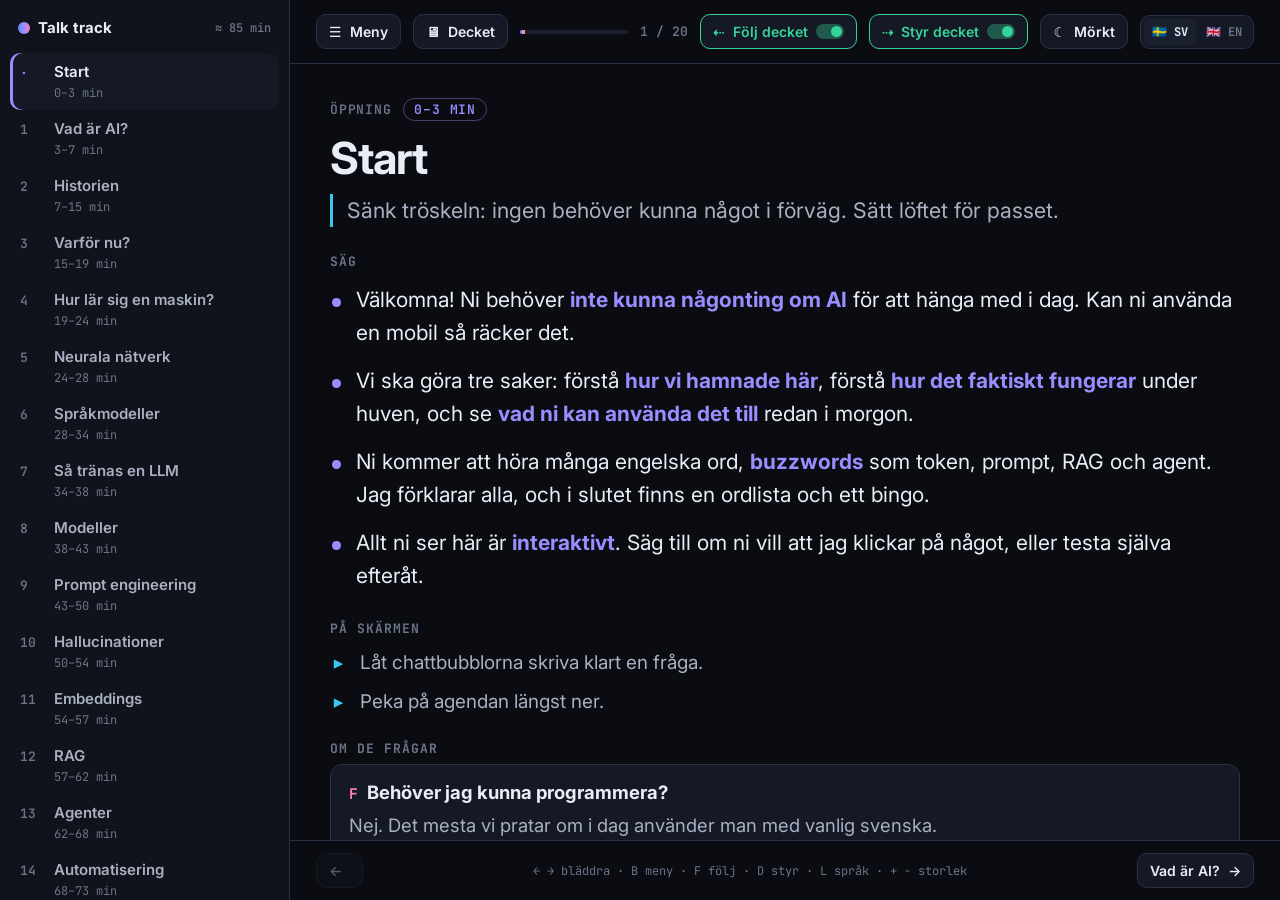
<file: talk.html>
<!doctype html>
<html lang="sv">
<head>
<meta charset="utf-8" />
<meta name="viewport" content="width=device-width, initial-scale=1" />
<title>Talk track · AI för nybörjare</title>
<link rel="preconnect" href="https://fonts.googleapis.com" />
<link rel="preconnect" href="https://fonts.gstatic.com" crossorigin />
<link href="https://fonts.googleapis.com/css2?family=Inter:wght@400;500;600;700;800&family=JetBrains+Mono:wght@400;600&display=swap" rel="stylesheet" />
<script src="i18n.js?v=18"></script>
<script src="theme.js?v=19"></script>
<style>
  :root {
    --bg: #0a0c12; --bg-2: #10131b; --panel: #151925; --panel-2: #1b2030; --line: #2a3145;
    --text: #eaedf5; --muted: #a8b0c2; --dim: #6b7489;
    --accent: #9b8cff; --cyan: #38c8f0; --green: #34d399; --pink: #ff7eb6; --orange: #ffb067;
    --mono: "JetBrains Mono", ui-monospace, Menlo, monospace;
    --sans: "Inter", system-ui, -apple-system, "Segoe UI", sans-serif;
    --fs: 21px; --menu: 290px;
    color-scheme: dark;
  }
  :root[data-theme="light"] {
    --bg: #f6f7fb; --bg-2: #eceef5; --panel: #ffffff; --panel-2: #f1f3f9; --line: #d5d9e5;
    --text: #141824; --muted: #3f4859; --dim: #6c7588;
    --accent: #5b45d6; --cyan: #0a7fa8; --green: #0b8a5a; --pink: #c2347a; --orange: #b85d0c;
    color-scheme: light;
  }
  * { box-sizing: border-box; }
  html, body { margin: 0; height: 100%; }
  body { background: var(--bg); color: var(--text); font-family: var(--sans); -webkit-font-smoothing: antialiased; overflow: hidden; }
  b { color: var(--accent); font-weight: 700; }
  em { color: var(--cyan); font-style: normal; font-weight: 600; }
  .app { display: grid; grid-template-columns: var(--menu) 1fr; height: 100vh; transition: grid-template-columns .35s ease; }
  .app.collapsed { grid-template-columns: 0 1fr; }
  nav { background: var(--bg-2); border-right: 1px solid var(--line); overflow-y: auto; overflow-x: hidden; display: flex; flex-direction: column; }
  .app.collapsed nav { border-right: none; }
  .brand { padding: 18px 18px 12px; font: 700 15px var(--sans); white-space: nowrap; display: flex; align-items: center; gap: 8px; }
  .brand i { width: 12px; height: 12px; border-radius: 50%; background: linear-gradient(90deg, #5b8cff, #9b8cff, #ff7eb6); }
  .brand span { color: var(--dim); font: 500 12px var(--mono); margin-left: auto; }
  nav ol { list-style: none; margin: 0; padding: 4px 10px 16px; }
  nav li a { display: grid; grid-template-columns: 30px 1fr; gap: 4px; align-items: baseline; padding: 9px 10px; border-radius: 10px; color: var(--muted); text-decoration: none; white-space: nowrap; }
  nav li a:hover { background: var(--panel); color: var(--text); }
  nav li a .n { font: 600 13px var(--mono); color: var(--dim); }
  nav li a .t { font-size: 15px; font-weight: 600; overflow: hidden; text-overflow: ellipsis; }
  nav li a .tm { grid-column: 2; font: 12px var(--mono); color: var(--dim); }
  nav li a.on { background: var(--panel); color: var(--text); box-shadow: inset 3px 0 0 var(--accent); }
  nav li a.on .n { color: var(--accent); }
  nav li a.seen .n::after { content: " ✓"; color: var(--green); }
  .menu-foot { margin-top: auto; padding: 12px 18px 18px; font: 12px/1.7 var(--mono); color: var(--dim); white-space: nowrap; }
  .menu-foot kbd { font: 600 11px var(--mono); border: 1px solid var(--line); border-radius: 5px; padding: 1px 6px; color: var(--muted); }
  main { display: flex; flex-direction: column; height: 100vh; min-width: 0; }
  header { display: flex; align-items: center; gap: 12px; padding: 14px 26px; border-bottom: 1px solid var(--line); }
  .icon-btn { background: var(--panel); border: 1px solid var(--line); color: var(--text); border-radius: 10px; padding: 8px 12px; font: 600 14px var(--sans); cursor: pointer; display: inline-flex; align-items: center; gap: 8px; text-decoration: none; }
  .icon-btn:hover { border-color: var(--accent); }
  .toggle { color: var(--muted); }
  .toggle .sw { width: 28px; height: 15px; border-radius: 999px; background: var(--line); position: relative; flex-shrink: 0; }
  .toggle .sw::after { content: ""; position: absolute; top: 2px; left: 2px; width: 11px; height: 11px; border-radius: 50%; background: var(--dim); transition: transform .25s, background .25s; }
  .toggle.on { border-color: var(--green); color: var(--green); }
  .toggle.on .sw { background: color-mix(in srgb, var(--green) 35%, transparent); }
  .toggle.on .sw::after { transform: translateX(13px); background: var(--green); }
  @media (max-width: 1100px) { .toggle span { display: none; } }
  .progress { flex: 1; height: 4px; background: var(--panel-2); border-radius: 3px; overflow: hidden; }
  .progress i { display: block; height: 100%; background: linear-gradient(90deg, #5b8cff, #9b8cff 35%, #ff7eb6 70%, #ffb067); transition: width .4s ease; }
  .pos { font: 600 13px var(--mono); color: var(--dim); white-space: nowrap; }
  .scroll { flex: 1; overflow-y: auto; }
  article { max-width: 1080px; margin: 0 auto; padding: 34px 40px 60px; font-size: var(--fs); line-height: 1.55; }
  .kicker { font: 600 calc(var(--fs) * .62) var(--mono); color: var(--dim); letter-spacing: .06em; text-transform: uppercase; display: flex; gap: 12px; align-items: center; flex-wrap: wrap; }
  .time { color: var(--accent); border: 1px solid color-mix(in srgb, var(--accent) 40%, transparent); border-radius: 999px; padding: 2px 10px; }
  h1 { font-size: calc(var(--fs) * 2.1); line-height: 1.1; margin: .3em 0 .25em; letter-spacing: -.02em; }
  .goal { font-size: calc(var(--fs) * 1.02); color: var(--muted); margin: 0 0 1.2em; padding-left: 14px; border-left: 3px solid var(--cyan); }
  h2 { font: 700 calc(var(--fs) * .62) var(--mono); text-transform: uppercase; letter-spacing: .08em; color: var(--dim); margin: 1.5em 0 .5em; }
  ul.say { margin: 0; padding: 0; list-style: none; }
  ul.say li { position: relative; padding: .38em 0 .38em 1.25em; }
  ul.say li::before { content: ""; position: absolute; left: .1em; top: 1.05em; width: .42em; height: .42em; border-radius: 50%; background: var(--accent); }
  ul.show { margin: 0; padding: 0; list-style: none; font-size: .9em; }
  ul.show li { padding: .25em 0 .25em 1.6em; position: relative; color: var(--muted); }
  ul.show li::before { content: "▸"; position: absolute; left: .2em; color: var(--cyan); }
  .backstage { margin: 0 0 1.2em; background: color-mix(in srgb, var(--muted) 10%, transparent); border: 1px dashed color-mix(in srgb, var(--muted) 55%, transparent); border-radius: 14px; padding: .7em 1em; font-size: .9em; color: var(--muted); }
  .backstage h2 { margin: 0 0 .3em; }
  .backstage p { margin: .2em 0; }
  .value { margin-top: 1.4em; background: color-mix(in srgb, var(--green) 8%, transparent); border: 1px solid color-mix(in srgb, var(--green) 35%, transparent); border-radius: 14px; padding: .8em 1em; }
  .value h2 { margin: 0 0 .3em; color: var(--green); }
  .value p { margin: 0; }
  .ask { display: grid; gap: .6em; }
  .qa { background: var(--panel); border: 1px solid var(--line); border-radius: 12px; padding: .7em 1em; font-size: .88em; }
  .qa .q { font-weight: 700; color: var(--text); }
  .qa .q::before { content: "F  "; font: 700 .8em var(--mono); color: var(--pink); }
  .qa .a { color: var(--muted); margin-top: .25em; }
  .next { margin-top: 1.6em; color: var(--muted); font-size: .95em; }
  .next span { color: var(--dim); font: 600 .7em var(--mono); text-transform: uppercase; letter-spacing: .06em; margin-right: .6em; }
  footer { display: flex; align-items: center; gap: 12px; padding: 12px 26px; border-top: 1px solid var(--line); }
  footer .icon-btn { max-width: 42%; }
  footer .icon-btn span { overflow: hidden; text-overflow: ellipsis; white-space: nowrap; }
  footer .spacer { flex: 1; }
  .hint { font: 12px var(--mono); color: var(--dim); white-space: nowrap; }
  .icon-btn:disabled { opacity: .35; cursor: default; border-color: var(--line); }
  .lang-btn { gap: 2px; padding: 3px; }
  .lang-opt { padding: 5px 8px; border-radius: 7px; color: var(--dim); font: 700 12px var(--mono); white-space: nowrap; }
  .lang-opt.on { background: var(--panel-2); color: var(--text); }
  @media (max-width: 760px) {
    :root { --fs: 18px; --menu: 240px; }
    article { padding: 22px 16px 40px; }
    header, footer { padding: 10px 16px; }
    .hint, .pos { display: none; }
    .app:not(.collapsed) main { display: none; }
    .app:not(.collapsed) { grid-template-columns: 1fr; }
  }
</style>
</head>
<body>
<div class="app" id="app">
  <nav id="menu" aria-label="Avsnitt">
    <div class="brand"><i></i>Talk track <span>≈ 85 min</span></div>
    <ol id="list"></ol>
    <div class="menu-foot">
      <kbd>←</kbd> <kbd>→</kbd> föregående / nästa<br />
      <kbd>B</kbd> dölj / visa menyn<br />
      <kbd>F</kbd> följ decket på / av<br />
      <kbd>D</kbd> styr decket på / av<br />
      <kbd>L</kbd> svenska / engelska<br />
      <kbd>+</kbd> <kbd>−</kbd> textstorlek
    </div>
  </nav>
  <main>
    <header>
      <button class="icon-btn" id="menuBtn" title="Dölj eller visa menyn (B)" aria-controls="menu">☰ <span>Meny</span></button>
      <a class="icon-btn" href="index.html" target="ai-deck" title="Öppna presentationen i ett eget fönster">🖥 <span>Decket</span></a>
      <div class="progress"><i id="bar"></i></div>
      <span class="pos" id="pos"></span>
      <button class="icon-btn toggle" id="followBtn" title="Talk track följer med när du bläddrar i presentationen (F)">⇠ <span>Följ decket</span><i class="sw"></i></button>
      <button class="icon-btn toggle" id="driveBtn" title="Presentationen följer med när du bläddrar här (D)">⇢ <span>Styr decket</span><i class="sw"></i></button>
      <button class="icon-btn" data-theme-btn title="Tema">☾ Mörkt</button>
      <button class="icon-btn lang-btn" data-lang-btn title="Språk">SV</button>
    </header>
    <div class="scroll" id="scroll"><article id="body"></article></div>
    <footer>
      <button class="icon-btn" id="prevBtn">← <span id="prevT"></span></button>
      <span class="spacer"></span>
      <span class="hint">← → bläddra · B meny · F följ · D styr · L språk · + − storlek</span>
      <span class="spacer"></span>
      <button class="icon-btn" id="nextBtn"><span id="nextT"></span> →</button>
    </footer>
  </main>
</div>
<script src="talk.js?v=16"></script>
<script src="en/ui.js?v=18"></script>
<script src="en/hero.js?v=18"></script>
<script src="en/vad.js?v=18"></script>
<script src="en/historia.js?v=18"></script>
<script src="en/varfor.js?v=18"></script>
<script src="en/lara.js?v=18"></script>
<script src="en/natverk.js?v=18"></script>
<script src="en/llm.js?v=18"></script>
<script src="en/traning.js?v=18"></script>
<script src="en/modeller.js?v=18"></script>
<script src="en/prompt.js?v=18"></script>
<script src="en/hallucination.js?v=18"></script>
<script src="en/embeddings.js?v=18"></script>
<script src="en/rag.js?v=18"></script>
<script src="en/agenter.js?v=18"></script>
<script src="en/automation.js?v=18"></script>
<script src="en/risker.js?v=18"></script>
<script src="en/energi.js?v=18"></script>
<script src="en/kapplopning.js?v=18"></script>
<script src="en/ordlista.js?v=18"></script>
<script src="en/avslut.js?v=18"></script>
<script>I18N.applyStatic();</script>
<script>
(() => {
  const T = I18N.talk(window.TALK);
  const $ = (s) => document.querySelector(s);
  const store = {
    get(k, d) { try { const v = localStorage.getItem("aitalk." + k); return v === null ? d : JSON.parse(v); } catch (e) { return d; } },
    set(k, v) { try { localStorage.setItem("aitalk." + k, JSON.stringify(v)); } catch (e) { /* privat läge */ } },
  };
  // Samma kanal som decket: "goto" {id} flyttar decket, "at" {id} säger var decket är, "where" frågar.
  let chan = null;
  try { chan = new BroadcastChannel("ai-deck"); } catch (e) { /* gammal webbläsare: ingen synk */ }
  let i = Math.max(0, T.findIndex((s) => s.id === location.hash.slice(1)));
  let follow = store.get("follow", true), drive = store.get("drive", true), droveAt = 0;
  const seen = new Set(store.get("seen", []));
  let fs = store.get("fs", 21);

  $("#list").innerHTML = T.map((s, k) => `<li><a href="#${s.id}" data-k="${k}"><span class="n">${s.num || "·"}</span><span class="t">${s.title}</span><span class="tm">${s.time}</span></a></li>`).join("");

  const render = (fromDeck) => {
    const s = T[i];
    seen.add(s.id); store.set("seen", [...seen]);
    $("#body").innerHTML = `
      <div class="kicker">${s.num ? T_("Kapitel") + " " + s.num : T_("Öppning")}<span class="time">${s.time}</span></div>
      <h1>${s.title}</h1>
      <p class="goal">${s.goal}</p>
      ${s.backstage ? `<div class="backstage"><h2>${T_("Bakom kulisserna · säg inte")}</h2>${s.backstage.map((x) => `<p>${x}</p>`).join("")}</div>` : ""}
      <h2>${T_("Säg")}</h2><ul class="say">${s.say.map((x) => `<li>${x}</li>`).join("")}</ul>
      ${s.show ? `<h2>${T_("På skärmen")}</h2><ul class="show">${s.show.map((x) => `<li>${x}</li>`).join("")}</ul>` : ""}
      ${s.value ? `<div class="value"><h2>${T_("Poängen")}</h2><p>${s.value}</p></div>` : ""}
      ${s.ask ? `<h2>${T_("Om de frågar")}</h2><div class="ask">${s.ask.map(([q, a]) => `<div class="qa"><div class="q">${q}</div><div class="a">${a}</div></div>`).join("")}</div>` : ""}
      ${s.next ? `<p class="next"><span>${T_("Brygga")}</span>${s.next}</p>` : ""}`;
    document.querySelectorAll("#list a").forEach((a) => {
      const k = +a.dataset.k;
      a.classList.toggle("on", k === i);
      a.classList.toggle("seen", seen.has(T[k].id) && k !== i);
    });
    const on = $(`#list a[data-k="${i}"]`); if (on) on.scrollIntoView({ block: "nearest" });
    $("#bar").style.width = ((i + 1) / T.length) * 100 + "%";
    $("#pos").textContent = `${i + 1} / ${T.length}`;
    $("#prevBtn").disabled = i === 0; $("#nextBtn").disabled = i === T.length - 1;
    $("#prevT").textContent = i > 0 ? T[i - 1].title : "";
    $("#nextT").textContent = i < T.length - 1 ? T[i + 1].title : T_("Slut");
    $("#scroll").scrollTop = 0;
    if (location.hash !== "#" + s.id) history.replaceState(null, "", "#" + s.id);
    document.title = `${s.num ? s.num + " · " : ""}${s.title} · Talk track`;
    if (drive && chan && !fromDeck) { chan.postMessage({ type: "goto", id: s.id }); droveAt = Date.now(); }
  };
  const go = (k, fromDeck) => { if (k < 0 || k >= T.length || (k === i && fromDeck)) return; i = k; render(fromDeck); };

  const setMenu = (c) => { $("#app").classList.toggle("collapsed", c); store.set("menu", c); };
  const paint = () => { $("#followBtn").classList.toggle("on", follow); $("#driveBtn").classList.toggle("on", drive);
    $("#followBtn").setAttribute("aria-pressed", follow); $("#driveBtn").setAttribute("aria-pressed", drive); };
  const setFollow = (on) => { follow = on; store.set("follow", on); paint(); if (on && chan) chan.postMessage({ type: "where" }); };
  const setDrive = (on) => { drive = on; store.set("drive", on); paint(); if (on) render(); };
  const setFs = (px) => { fs = Math.min(30, Math.max(15, px)); document.documentElement.style.setProperty("--fs", fs + "px"); store.set("fs", fs); };

  $("#list").addEventListener("click", (e) => { const a = e.target.closest("a[data-k]"); if (!a) return; e.preventDefault(); go(+a.dataset.k); if (matchMedia("(max-width: 760px)").matches) setMenu(true); });
  $("#prevBtn").addEventListener("click", () => go(i - 1));
  $("#nextBtn").addEventListener("click", () => go(i + 1));
  $("#menuBtn").addEventListener("click", () => setMenu(!$("#app").classList.contains("collapsed")));
  $("#followBtn").addEventListener("click", () => setFollow(!follow));
  $("#driveBtn").addEventListener("click", () => setDrive(!drive));
  addEventListener("keydown", (e) => {
    if (e.metaKey || e.ctrlKey || e.altKey) return;
    if (["ArrowRight", "PageDown", " "].includes(e.key)) { e.preventDefault(); go(i + 1); }
    else if (["ArrowLeft", "PageUp"].includes(e.key)) { e.preventDefault(); go(i - 1); }
    else if (e.key === "Home") go(0);
    else if (e.key === "End") go(T.length - 1);
    else if (e.key === "b" || e.key === "B") setMenu(!$("#app").classList.contains("collapsed"));
    else if (e.key === "f" || e.key === "F") setFollow(!follow);
    else if (e.key === "d" || e.key === "D") setDrive(!drive);
    else if (e.key === "+" || e.key === "=") setFs(fs + 1);
    else if (e.key === "-" || e.key === "_") setFs(fs - 1);
  });
  addEventListener("hashchange", () => { const k = T.findIndex((s) => s.id === location.hash.slice(1)); if (k >= 0 && k !== i) go(k); });
  if (chan) chan.onmessage = (e) => {
    const m = e.data;
    if (!follow || !m || m.type !== "at") return;
    if (Date.now() - droveAt < 2500 && m.id !== T[i].id) return;  // decket är på väg dit vi skickade det
    const k = T.findIndex((s) => s.id === m.id); if (k >= 0) go(k, true);
  };

  setFs(fs); setMenu(store.get("menu", false)); paint();
  render(true);
  if (chan && follow) chan.postMessage({ type: "where" });
  else if (chan && drive) render();
})();
</script>
</body>
</html>
</file>
<file: styles.css>
/* AI för nybörjare: presentationens stil. Mörkt tema som standard, ljust via theme.js (data-theme). */
:root {
  --bg: #0a0c12;
  --bg-2: #10131b;
  --panel: #151925;
  --panel-2: #1b2030;
  --line: #2a3145;
  --text: #eaedf5;
  --muted: #a0a8bb;
  --dim: #6b7489;
  --accent: #9b8cff;      /* violett: huvudfärg */
  --accent-fill: #8b7bff;
  --cyan: #38c8f0;
  --pink: #ff7eb6;
  --green: #34d399;
  --orange: #ffb067;
  --yellow: #ffd84d;
  --red: #ff5f6d;
  --blue: #5b8cff;
  --on-accent: #0b0b14;
  --grad: linear-gradient(90deg, #5b8cff, #9b8cff 35%, #ff7eb6 70%, #ffb067);
  --glow: 0 0 40px color-mix(in srgb, var(--accent) 35%, transparent);
  --radius: 16px;
  --mono: "JetBrains Mono", ui-monospace, SFMono-Regular, Menlo, monospace;
  --sans: "Inter", system-ui, -apple-system, "Segoe UI", sans-serif;
  color-scheme: dark;
}
:root[data-theme="light"] {
  --bg: #f6f7fb;
  --bg-2: #eceef5;
  --panel: #ffffff;
  --panel-2: #f1f3f9;
  --line: #d5d9e5;
  --text: #141824;
  --muted: #475066;
  --dim: #6f7890;
  --accent: #5b45d6;
  --accent-fill: #6c58e8;
  --cyan: #0a7fa8;
  --pink: #c2347a;
  --green: #0b8a5a;
  --orange: #b85d0c;
  --yellow: #9a7400;
  --red: #cf2f3d;
  --blue: #2d5fd6;
  --on-accent: #ffffff;
  --grad: linear-gradient(90deg, #2d5fd6, #5b45d6 35%, #c2347a 70%, #b85d0c);
  --glow: 0 0 30px color-mix(in srgb, var(--accent) 18%, transparent);
  color-scheme: light;
}

* { box-sizing: border-box; }
html { scroll-behavior: smooth; }
html.calm { scroll-behavior: auto; }
html.calm *, html.calm *::before, html.calm *::after { animation-duration: 0s !important; animation-iteration-count: 1 !important; transition-duration: 0s !important; }
body { margin: 0; background: var(--bg); color: var(--text); font-family: var(--sans); line-height: 1.55; -webkit-font-smoothing: antialiased; overflow-x: hidden; }
a { color: var(--accent); }
code, .mono { font-family: var(--mono); }
code { font-size: .9em; background: var(--panel-2); padding: .1em .35em; border-radius: 6px; }
.dim { color: var(--dim); }
h1, h2, h3 { line-height: 1.12; margin: 0 0 .5em; letter-spacing: -0.02em; }
h2 { font-size: clamp(1.9rem, 4.2vw, 3rem); }
h3 { font-size: 1.15rem; }
h4 { margin: 0 0 .6rem; font: 700 .78rem var(--mono); text-transform: uppercase; letter-spacing: .07em; color: var(--dim); }
p { color: var(--muted); }
.grad { background: var(--grad); -webkit-background-clip: text; background-clip: text; color: transparent; }
.kbd { font: 600 .7rem var(--mono); border: 1px solid var(--line); border-radius: 5px; padding: .1em .4em; color: var(--muted); }
.en { font-style: italic; color: var(--cyan); font-weight: 600; }      /* engelska buzzwords */
b.k { color: var(--accent); }

/* ---------- nav ---------- */
.nav { position: fixed; inset: 0 0 auto 0; z-index: 50; height: 56px; display: flex; align-items: center; gap: .8rem; padding: 0 18px;
  background: color-mix(in srgb, var(--bg) 94%, transparent); backdrop-filter: blur(8px); border-bottom: 1px solid var(--line); }
.nav .brand { font-weight: 800; display: flex; align-items: center; gap: .55rem; white-space: nowrap; }
.nav .brand .dot { width: 14px; height: 14px; border-radius: 50%; background: var(--grad); box-shadow: 0 0 14px color-mix(in srgb, var(--accent) 70%, transparent); }
.nav .chapters { display: flex; gap: 3px; margin-left: auto; overflow-x: auto; scrollbar-width: none; min-width: 0; }
.nav .chapters::-webkit-scrollbar { display: none; }
.nav .chapters.more-left { -webkit-mask-image: linear-gradient(90deg, transparent, #000 48px); mask-image: linear-gradient(90deg, transparent, #000 48px); }
.nav .chapters.more-right { -webkit-mask-image: linear-gradient(90deg, #000 calc(100% - 48px), transparent); mask-image: linear-gradient(90deg, #000 calc(100% - 48px), transparent); }
.nav .chapters.more-left.more-right { -webkit-mask-image: linear-gradient(90deg, transparent, #000 48px, #000 calc(100% - 48px), transparent); mask-image: linear-gradient(90deg, transparent, #000 48px, #000 calc(100% - 48px), transparent); }
.nav .chapters a { color: var(--dim); text-decoration: none; font: 500 .76rem var(--mono); padding: .4rem .6rem; border-radius: 8px; white-space: nowrap; }
.nav .chapters a.active, .nav .chapters a:hover { color: var(--text); background: var(--panel-2); }
.nav button, .nav .btn { flex: none; white-space: nowrap; }
@media (max-width: 760px) { .nav .brand span { display: none; } }
.progress { position: fixed; top: 56px; left: 0; height: 3px; background: var(--grad); z-index: 51; width: 0; }

button, .btn { font: 600 .86rem var(--sans); color: var(--text); background: var(--panel-2); border: 1px solid var(--line); border-radius: 10px; padding: .55rem .95rem;
  cursor: pointer; transition: background .2s, border-color .2s, transform .1s, color .2s; text-decoration: none; display: inline-flex; gap: .45rem; align-items: center; }
button:hover, .btn:hover { border-color: var(--accent); }
button:active { transform: translateY(1px); }
button.primary { background: var(--accent-fill); border-color: var(--accent-fill); color: #fff; }
button.primary:hover { background: color-mix(in srgb, var(--accent-fill) 82%, white); }
button.on { border-color: var(--accent); color: var(--accent); background: color-mix(in srgb, var(--accent) 12%, var(--panel-2)); }
button:disabled { opacity: .45; cursor: not-allowed; }
.btn-row { display: flex; flex-wrap: wrap; gap: .5rem; align-items: center; }

/* ---------- kapitel ---------- */
section.chapter { min-height: 100vh; padding: 104px 20px 72px; position: relative; display: flex; flex-direction: column; justify-content: center; }
section.chapter > .inner { max-width: 1200px; margin: 0 auto; width: 100%; position: relative; z-index: 1; }
section.chapter + section.chapter { border-top: 1px solid color-mix(in srgb, var(--line) 50%, transparent); }
.chapter-num { font: 700 .8rem var(--mono); color: var(--accent); margin-bottom: .45rem; letter-spacing: .08em; }
.lede { font-size: clamp(1.05rem, 1.6vw, 1.28rem); max-width: 860px; }
.reveal { opacity: 0; transform: translateY(14px); transition: opacity 1.1s ease, transform 1.1s ease; }
.reveal.in { opacity: 1; transform: none; }
.reveal.d1 { transition-delay: .15s; } .reveal.d2 { transition-delay: .3s; } .reveal.d3 { transition-delay: .45s; }
.box { background: var(--panel); border: 1px solid var(--line); border-radius: var(--radius); padding: 1.1rem 1.2rem; }
.panel { background: var(--panel); border: 1px solid var(--line); border-radius: var(--radius); padding: 1.1rem; }
.split { display: grid; grid-template-columns: 1.15fr 1fr; gap: 1.4rem; align-items: start; margin-top: 1.4rem; }
.split.even { grid-template-columns: 1fr 1fr; }
@media (max-width: 900px) { .split, .split.even { grid-template-columns: 1fr; } }
.foot { font-size: .82rem; color: var(--dim); margin-top: 1rem; }
.note-chip { display: inline-block; font: 600 .72rem var(--mono); color: var(--dim); border: 1px dashed var(--line); border-radius: 999px; padding: .15rem .6rem; }
.bg-blob { position: absolute; width: 520px; height: 520px; border-radius: 50%; filter: blur(90px); opacity: .16; z-index: 0; pointer-events: none; }
:root[data-theme="light"] .bg-blob { opacity: .1; }
.big-emoji { font-size: 2.4rem; line-height: 1; }

/* ---------- hero ---------- */
#hero { text-align: center; overflow: hidden; }
#heroCanvas { position: absolute; inset: 0; width: 100%; height: 100%; z-index: 0; }
#hero h1 { font-size: clamp(2.6rem, 7vw, 5.4rem); margin-bottom: .2em; }
#hero .lede { margin: 0 auto; }
.hero-kicker { font: 700 .85rem var(--mono); letter-spacing: .2em; color: var(--accent); text-transform: uppercase; margin-bottom: 1rem; }
.hero-chat { max-width: 640px; margin: 2rem auto 0; text-align: left; display: grid; gap: .6rem; }
.bubble { padding: .75rem 1rem; border-radius: 16px; background: var(--panel); border: 1px solid var(--line); box-shadow: var(--glow); font-size: 1.02rem; min-height: 2.9rem; }
.bubble.user { justify-self: end; background: var(--accent-fill); color: #fff; border-color: transparent; border-bottom-right-radius: 4px; }
.bubble.ai { border-bottom-left-radius: 4px; }
.bubble .who { display: block; font: 700 .68rem var(--mono); letter-spacing: .08em; opacity: .7; margin-bottom: .15rem; }
.caret::after { content: "▍"; animation: blink 1s steps(2) infinite; color: var(--accent); }
@keyframes blink { 50% { opacity: 0; } }
.scroll-hint { margin-top: 2.2rem; font: .8rem var(--mono); color: var(--dim); }
.agenda { display: flex; flex-wrap: wrap; gap: .45rem; justify-content: center; margin-top: 1.6rem; }
.agenda span { font: 600 .78rem var(--sans); padding: .35rem .75rem; border-radius: 999px; background: color-mix(in srgb, var(--panel) 85%, transparent); border: 1px solid var(--line); color: var(--muted); }

/* ---------- kap 1: AI-cirklar ---------- */
.nest-svg { width: 100%; max-width: 560px; display: block; margin: 0 auto; }
.nest-svg circle { cursor: pointer; transition: stroke-width .3s, fill-opacity .3s; stroke-width: 2; fill-opacity: .1; }
.nest-svg circle:hover { stroke-width: 3.5; }
.nest-svg { overflow: visible; }
/* Valt lager lyser i sin egen färg (currentColor sätts per lager i widgets.js) och pulserar långsamt. */
.nest-svg g.on circle { stroke-width: 4.5; fill-opacity: .14; filter: drop-shadow(0 0 8px currentColor) drop-shadow(0 0 20px currentColor); animation: nestGlow 3.2s ease-in-out infinite; }
.nest-svg g.on text { fill: var(--text); filter: drop-shadow(0 0 6px currentColor); }
.nest-svg.picked g:not(.on) circle { fill-opacity: .05; stroke-opacity: .5; }
.nest-svg.picked g:not(.on) text { opacity: .85; }
/* Mörk kontur bakom etiketterna, så att de syns även ovanpå ett glödande lager. */
.nest-svg text { paint-order: stroke; stroke: var(--bg); stroke-width: 5px; stroke-linejoin: round; }
.nest-svg g text { transition: opacity .4s; }
.nest-svg g circle { transition: stroke-width .3s, fill-opacity .4s, stroke-opacity .4s; }
@keyframes nestGlow {
  0%, 100% { fill-opacity: .08; filter: drop-shadow(0 0 5px currentColor) drop-shadow(0 0 12px currentColor); }
  50%      { fill-opacity: .18; filter: drop-shadow(0 0 14px currentColor) drop-shadow(0 0 34px currentColor); }
}
:root[data-theme="light"] .nest-svg g.on circle { animation-name: nestGlowLight; }
@keyframes nestGlowLight {
  0%, 100% { fill-opacity: .08; filter: drop-shadow(0 0 4px currentColor); }
  50%      { fill-opacity: .16; filter: drop-shadow(0 0 14px currentColor); }
}
.nest-svg text { pointer-events: none; font-family: var(--sans); font-weight: 800; }
.nest-svg .sub { font-weight: 500; font-size: 12px; fill: var(--muted); }
.nest-info h3 { font-size: 1.6rem; }
.ex-chips { display: flex; flex-wrap: wrap; gap: .4rem; margin-top: .6rem; }
.ex-chips span { padding: .3rem .7rem; border-radius: 999px; background: var(--panel-2); border: 1px solid var(--line); font-size: .85rem; }
.rules { display: grid; gap: .8rem; margin-top: 1rem; }
.rule-row { display: grid; grid-template-columns: 1fr; gap: .35rem; }
.rule-row .lbl { font: 700 .78rem var(--mono); color: var(--dim); text-transform: uppercase; letter-spacing: .05em; }
.rule-flow { display: flex; align-items: center; gap: .4rem; flex-wrap: nowrap; }
.rule-flow .chip { white-space: nowrap; }
.rule-flow .chip { padding: .45rem .75rem; border-radius: 10px; border: 1px solid var(--line); background: var(--panel-2); font-weight: 600; font-size: .9rem; }
.rule-flow .chip.out { border-color: var(--green); color: var(--green); }
.rule-flow .chip.cpu { background: var(--accent-fill); color: #fff; border-color: transparent; }
.rule-flow .op { color: var(--dim); font-weight: 700; }
@media (max-width: 420px) { .rule-flow { flex-wrap: wrap; } }

/* ---------- kap 2: tidslinje ---------- */
.tl-wrap { margin-top: 1.2rem; }
.tl-svg { width: 100%; height: auto; display: block; overflow: visible; }
.tl-svg .axis { stroke: var(--line); }
.tl-svg .year { fill: var(--dim); font: 600 11px var(--mono); }
.tl-svg .winter { fill: var(--blue); opacity: .1; }
.tl-svg .winter-l { fill: var(--blue); font: 700 11px var(--mono); opacity: .9; }
.tl-svg .hype { fill: none; stroke: url(#hypeGrad); stroke-width: 3.5; stroke-linecap: round; }
.tl-svg .hype-area { fill: url(#hypeFill); }
.tl-svg .ev { cursor: pointer; }
.tl-svg .ev circle { fill: var(--panel); stroke: var(--accent); stroke-width: 2.5; transition: r .2s; }
.tl-svg .ev:hover circle { r: 9; }
.tl-svg .ev.on circle { fill: var(--accent-fill); r: 10; }
.tl-svg .ev text { font-size: 15px; pointer-events: none; }
.tl-card { display: grid; grid-template-columns: auto 1fr; gap: 1.1rem; align-items: center; margin-top: 1rem; min-height: 9rem; }
.tl-card .ico { font-size: 3.4rem; width: 5.4rem; height: 5.4rem; display: grid; place-items: center; border-radius: 20px; background: var(--panel-2); border: 1px solid var(--line); }
.tl-card .yr { font: 800 1rem var(--mono); color: var(--accent); }
.tl-card h3 { font-size: 1.45rem; margin: .1rem 0 .3rem; }
.tl-card p { margin: 0; }
.tl-ctl { display: flex; justify-content: space-between; gap: .5rem; flex-wrap: wrap; margin-top: .8rem; align-items: center; }
.tl-eras { display: flex; gap: .4rem; flex-wrap: wrap; }
.tl-eras button { font-size: .78rem; padding: .35rem .7rem; }

/* ---------- kap 3: varför nu ---------- */
.ingr { display: grid; grid-template-columns: repeat(3, 1fr); gap: 1rem; margin-top: 1.4rem; }
@media (max-width: 900px) { .ingr { grid-template-columns: 1fr; } }
.ingr .panel { position: relative; overflow: hidden; }
.ingr svg { width: 100%; height: 150px; display: block; }
.ingr h3 { margin: .6rem 0 .3rem; font-size: 1.3rem; }
.ingr p { margin: 0; font-size: .95rem; }
.stat { font: 800 2rem var(--sans); color: var(--text); margin-top: .5rem; }
.stat small { font: 500 .78rem var(--sans); color: var(--dim); display: block; }
.recipe { display: flex; justify-content: center; align-items: center; gap: 1rem; margin-top: 1.4rem; flex-wrap: wrap; }
.recipe .ing { padding: .7rem 1.1rem; border-radius: 999px; border: 2px solid; font-weight: 700; transition: transform 1s cubic-bezier(.5,0,.2,1), opacity 1s; }
.recipe .eq { font-size: 1.6rem; color: var(--dim); font-weight: 800; }
.recipe .res { padding: .8rem 1.3rem; border-radius: 16px; background: var(--grad); color: #fff; font-weight: 800; opacity: .25; transform: scale(.9); transition: all .8s .6s; }
.recipe.mixed .res { opacity: 1; transform: scale(1.08); box-shadow: var(--glow); }
.chip-gpu rect { fill: var(--panel-2); stroke: var(--green); stroke-width: 2; }
.pulse-sq { animation: sq 1.6s ease-in-out infinite; }
@keyframes sq { 0%,100% { opacity: .25; } 50% { opacity: 1; } }

/* ---------- kap 4: lärande ---------- */
.learn { display: grid; grid-template-columns: 1.4fr 1fr; gap: 1.2rem; margin-top: 1.2rem; }
@media (max-width: 900px) { .learn { grid-template-columns: 1fr; } }
.learn canvas { width: 100%; aspect-ratio: 16/11; display: block; border-radius: 14px; background: var(--panel); border: 1px solid var(--line); cursor: crosshair; }
.meters { display: grid; grid-template-columns: repeat(3, 1fr); gap: .6rem; margin: .8rem 0; }
.meter { background: var(--panel-2); border: 1px solid var(--line); border-radius: 12px; padding: .6rem .7rem; }
.meter b { display: block; font: 800 1.35rem var(--sans); }
.meter span { font: 600 .7rem var(--mono); color: var(--dim); text-transform: uppercase; }
.guess { margin-top: .6rem; font-size: 1.05rem; min-height: 1.6rem; }
.steps-list { margin: .6rem 0 0; padding-left: 1.2rem; color: var(--muted); }
.steps-list li { margin: .25rem 0; }
.steps-list li.on { color: var(--text); font-weight: 600; }

/* ---------- kap 5: neuralt nätverk ---------- */
.nn { display: grid; grid-template-columns: 1fr 1.6fr 1fr; gap: 1rem; align-items: center; margin-top: 1.2rem; }
@media (max-width: 900px) { .nn { grid-template-columns: 1fr; } }
.nn-in { display: grid; gap: .5rem; }
.nn-in button { justify-content: flex-start; width: 100%; font-size: .95rem; }
.nn svg { width: 100%; height: auto; }
.nn svg .edge { transition: stroke-opacity .4s, stroke-width .4s; }
.nn svg .edge.flow { stroke-dasharray: 5 7; animation: flow 1s linear infinite; }
@keyframes flow { to { stroke-dashoffset: -24; } }
.nn svg .node { stroke-width: 2.5; transition: fill .4s; }
.nn-out .bar { height: 32px; border-radius: 10px; background: var(--panel-2); border: 1px solid var(--line); overflow: hidden; position: relative; margin: .4rem 0 .9rem; }
.nn-out .bar i { position: absolute; inset: 0 auto 0 0; width: 50%; transition: width .6s cubic-bezier(.3,.8,.3,1); }
.nn-out .bar span { position: relative; z-index: 1; font: 800 .95rem var(--mono); padding: 0 .7rem; line-height: 32px; }
.nn-out .lab { font-size: 1.15rem; font-weight: 700; }
.layers-strip { display: flex; gap: .4rem; align-items: center; margin-top: 1.2rem; flex-wrap: wrap; justify-content: center; }
.layers-strip .ly { padding: .55rem .8rem; border-radius: 12px; background: var(--panel); border: 1px solid var(--line); text-align: center; font-size: .85rem; min-width: 7.5rem; }
.layers-strip .ly .e { font-size: 1.6rem; display: block; }
.layers-strip .ar { color: var(--dim); font-weight: 800; }

/* ---------- kap 6: LLM ---------- */
.tok-in { width: 100%; font: 500 1.05rem var(--sans); color: var(--text); background: var(--panel-2); border: 1px solid var(--line); border-radius: 12px; padding: .75rem .9rem; resize: vertical; min-height: 3.2rem; }
.tok-in:focus { outline: 2px solid var(--accent); outline-offset: 1px; }
.tokens { display: flex; flex-wrap: wrap; gap: 3px; margin-top: .8rem; min-height: 2.5rem; }
.tokens span { padding: .2rem .35rem; border-radius: 6px; font: 500 .95rem var(--mono); white-space: pre; animation: pop .3s ease both; }
@keyframes pop { from { transform: scale(.6); opacity: 0; } }
.tok-stats { display: flex; gap: 1.4rem; margin-top: .7rem; font: 600 .82rem var(--mono); color: var(--dim); flex-wrap: wrap; }
.tok-stats b { color: var(--text); font-size: 1.1rem; }
.np-sentence { font-size: clamp(1.25rem, 2.4vw, 1.8rem); font-weight: 700; min-height: 4.2rem; line-height: 1.4; }
.np-sentence .gen { color: var(--accent); }
.np-bars { display: grid; gap: .35rem; margin-top: .8rem; }
.np-bar { display: grid; grid-template-columns: 8.5rem 1fr 3.6rem; gap: .6rem; align-items: center; cursor: pointer; padding: .15rem .3rem; border-radius: 8px; }
.np-bar:hover { background: var(--panel-2); }
.np-bar .w { font-weight: 700; text-align: right; overflow: hidden; text-overflow: ellipsis; white-space: nowrap; }
.np-bar .t { height: 22px; border-radius: 6px; background: var(--panel-2); overflow: hidden; }
.np-bar .t i { display: block; height: 100%; background: var(--grad); transition: width .45s ease; }
.np-bar .p { font: 700 .85rem var(--mono); color: var(--muted); }
.np-bar.pick { background: color-mix(in srgb, var(--accent) 15%, transparent); }
.slider-row { display: flex; align-items: center; gap: .8rem; margin-top: 1rem; flex-wrap: wrap; }
.slider-row input[type=range] { flex: 1; min-width: 160px; accent-color: var(--accent-fill); }
.slider-row .val { font: 800 1rem var(--mono); color: var(--accent); min-width: 3rem; }
.temp-hint { font-size: .85rem; color: var(--dim); }

/* ---------- kap 7: träning ---------- */
.stages { display: grid; grid-template-columns: repeat(4, 1fr); gap: .8rem; margin-top: 1.3rem; position: relative; }
@media (max-width: 900px) { .stages { grid-template-columns: 1fr 1fr; } }
.stage { background: var(--panel); border: 1px solid var(--line); border-radius: var(--radius); padding: 1rem; cursor: pointer; transition: border-color .3s, transform .3s, box-shadow .3s; text-align: center; }
.stage:hover { transform: translateY(-3px); }
.stage.on { border-color: var(--accent); box-shadow: var(--glow); }
.stage .e { font-size: 2.6rem; }
.stage .n { font: 700 .72rem var(--mono); color: var(--dim); }
.stage h3 { margin: .3rem 0 .1rem; font-size: 1.08rem; }
.stage .en { font-size: .85rem; }
.stage-detail { margin-top: 1rem; display: grid; grid-template-columns: 1fr 1.3fr; gap: 1.2rem; align-items: center; min-height: 15rem; }
@media (max-width: 900px) { .stage-detail { grid-template-columns: 1fr; } }
.stage-viz { height: 230px; position: relative; overflow: hidden; border-radius: 14px; background: var(--panel-2); border: 1px solid var(--line); }
.knobs { display: grid; grid-template-columns: repeat(12, 1fr); gap: 6px; padding: 14px; }
.knob { aspect-ratio: 1; border-radius: 50%; border: 2px solid var(--line); position: relative; background: var(--panel); transition: transform 1.2s cubic-bezier(.3,.8,.3,1), border-color .6s; }
.knob::after { content: ""; position: absolute; left: 50%; top: 8%; width: 2px; height: 40%; background: var(--accent); transform: translateX(-50%); border-radius: 2px; }
.knob.set { border-color: var(--accent); }
.flowing { position: absolute; font-size: 1.5rem; animation: drift 3.2s linear infinite; }
@keyframes drift { from { transform: translate(var(--x0), var(--y0)) scale(.8); opacity: 0; } 15% { opacity: 1; } 85% { opacity: 1; } to { transform: translate(var(--x1), var(--y1)) scale(.4); opacity: 0; } }
.brain { position: absolute; right: 12%; top: 50%; transform: translateY(-50%); font-size: 4.6rem; filter: drop-shadow(0 0 22px color-mix(in srgb, var(--accent) 60%, transparent)); }
.fb-row { display: flex; align-items: center; gap: .6rem; padding: .5rem .8rem; border-radius: 12px; background: var(--panel); border: 1px solid var(--line); margin: .5rem; font-size: .92rem; }
.fb-row .th { margin-left: auto; font-size: 1.3rem; }

/* ---------- kap 8: modeller ---------- */
.filters { display: flex; flex-wrap: wrap; gap: .4rem; margin-top: 1rem; }
.filters button { font-size: .8rem; padding: .4rem .8rem; border-radius: 999px; }
.models { display: grid; grid-template-columns: repeat(auto-fill, minmax(200px, 1fr)); gap: .8rem; margin-top: 1rem; }
.model { background: var(--panel); border: 1px solid var(--line); border-radius: var(--radius); padding: .9rem 1rem; transition: opacity .35s, transform .35s, filter .35s; position: relative; overflow: hidden; }
.model.hide { opacity: .12; transform: scale(.96); filter: grayscale(1); }
.model .logo { width: 42px; height: 42px; border-radius: 12px; display: grid; place-items: center; font: 800 1.1rem var(--sans); color: #fff; }
.model h3 { margin: .55rem 0 .1rem; font-size: 1.05rem; }
.model .org { font-size: .8rem; color: var(--dim); }
.model p { font-size: .85rem; margin: .4rem 0 .5rem; }
.tags { display: flex; flex-wrap: wrap; gap: .25rem; }
.tags span { font: 600 .66rem var(--mono); padding: .12rem .45rem; border-radius: 999px; border: 1px solid var(--line); color: var(--muted); }
.tags span.open { border-color: var(--green); color: var(--green); }
.tags span.closed { border-color: var(--orange); color: var(--orange); }
.concepts { display: grid; grid-template-columns: repeat(3, 1fr); gap: .9rem; margin-top: 1.3rem; }
@media (max-width: 900px) { .concepts { grid-template-columns: 1fr; } }
.ctx-bar { height: 26px; border-radius: 8px; background: var(--panel-2); overflow: hidden; margin: .6rem 0 .3rem; border: 1px solid var(--line); }
.ctx-bar i { display: block; height: 100%; background: var(--grad); transition: width .5s ease; }
.books { display: flex; flex-wrap: wrap; gap: 2px; min-height: 48px; margin-top: .4rem; }
.books i { width: 9px; height: 22px; border-radius: 2px; background: var(--accent-fill); opacity: .85; animation: pop .25s ease both; }
.mm-row { display: flex; align-items: center; justify-content: space-between; gap: .3rem; margin-top: .7rem; }
.mm-row .io { display: grid; gap: .3rem; }
.mm-row .io span { font-size: 1.4rem; padding: .25rem .4rem; border-radius: 10px; background: var(--panel-2); border: 1px solid var(--line); text-align: center; }
.mm-core { width: 76px; height: 76px; border-radius: 50%; background: var(--grad); display: grid; place-items: center; color: #fff; font-weight: 800; animation: breathe 3s ease-in-out infinite; }
@keyframes breathe { 50% { transform: scale(1.08); box-shadow: var(--glow); } }
.think-steps { display: grid; gap: .3rem; margin-top: .6rem; }
.think-steps div { font-size: .85rem; padding: .35rem .6rem; border-radius: 8px; background: var(--panel-2); border-left: 3px solid var(--accent); opacity: 0; transform: translateX(-6px); transition: all .4s; }
.think-steps div.in { opacity: 1; transform: none; }
.mva { display: flex; align-items: center; gap: 1rem; justify-content: center; margin-top: 1.3rem; flex-wrap: wrap; }
.mva .side { text-align: center; padding: .9rem 1.2rem; border-radius: var(--radius); background: var(--panel); border: 1px solid var(--line); min-width: 14rem; }
.mva .side .e { font-size: 2.4rem; }
.mva .side b { display: block; font-size: 1.05rem; }
.mva .side small { color: var(--dim); }

/* ---------- kap 9: prompt ---------- */
.pb { display: grid; grid-template-columns: 1fr 1.25fr; gap: 1.2rem; margin-top: 1.2rem; }
@media (max-width: 900px) { .pb { grid-template-columns: 1fr; } }
.pb-parts { display: grid; gap: .45rem; }
.pb-part { display: grid; grid-template-columns: 2.2rem 1fr auto; gap: .6rem; align-items: center; padding: .6rem .8rem; border-radius: 12px; background: var(--panel); border: 1px solid var(--line); cursor: pointer; transition: border-color .25s, background .25s; text-align: left; font: inherit; color: inherit; width: 100%; }
.pb-part .e { font-size: 1.4rem; }
.pb-part b { display: block; font-size: .95rem; }
.pb-part small { color: var(--dim); font-size: .78rem; }
.pb-part .sw { width: 34px; height: 19px; border-radius: 999px; background: var(--line); position: relative; flex: none; }
.pb-part .sw::after { content: ""; position: absolute; top: 3px; left: 3px; width: 13px; height: 13px; border-radius: 50%; background: var(--dim); transition: transform .25s, background .25s; }
.pb-part.on { border-color: var(--accent); background: color-mix(in srgb, var(--accent) 9%, var(--panel)); }
.pb-part.on .sw { background: color-mix(in srgb, var(--accent) 40%, transparent); }
.pb-part.on .sw::after { transform: translateX(15px); background: var(--accent); }
.pb-prompt { font: 500 .9rem/1.55 var(--mono); background: var(--panel-2); border: 1px solid var(--line); border-radius: 12px; padding: .9rem 1rem; white-space: pre-wrap; min-height: 8rem; }
.pb-prompt mark { background: none; color: inherit; border-bottom: 2px solid; padding-bottom: 1px; }
.q-meter { display: flex; align-items: center; gap: .7rem; margin: .8rem 0; }
.q-meter .t { flex: 1; height: 12px; border-radius: 999px; background: var(--panel-2); overflow: hidden; border: 1px solid var(--line); }
.q-meter .t i { display: block; height: 100%; transition: width .5s ease, background .5s; }
.q-meter b { font: 800 .9rem var(--mono); min-width: 7.5rem; text-align: right; }
.pb-answer { background: var(--panel); border: 1px solid var(--line); border-radius: 14px; padding: .9rem 1rem; white-space: pre-wrap; font-size: .95rem; min-height: 9rem; position: relative; }
.pb-answer::before { content: "AI-svar"; position: absolute; top: -.6rem; left: .8rem; background: var(--bg); padding: 0 .4rem; font: 700 .68rem var(--mono); color: var(--accent); letter-spacing: .06em; }
.tips { display: grid; grid-template-columns: repeat(auto-fit, minmax(180px, 1fr)); gap: .7rem; margin-top: 1.2rem; }
.tip { padding: .8rem .9rem; border-radius: 14px; background: var(--panel); border: 1px solid var(--line); }
.tip .e { font-size: 1.5rem; }
.tip b { display: block; margin: .2rem 0; }
.tip small { color: var(--muted); font-size: .84rem; }

/* ---------- kap 10: hallucinationer ---------- */
.quiz { display: grid; grid-template-columns: repeat(2, 1fr); gap: .8rem; margin-top: 1rem; }
@media (max-width: 760px) { .quiz { grid-template-columns: 1fr; } }
.qcard { perspective: 1000px; min-height: 9.5rem; cursor: pointer; }
.qcard .in { position: relative; width: 100%; height: 100%; min-height: 9.5rem; transition: transform .7s; transform-style: preserve-3d; }
.qcard.flip .in { transform: rotateY(180deg); }
.qcard .f, .qcard .b { position: absolute; inset: 0; backface-visibility: hidden; -webkit-backface-visibility: hidden; border-radius: var(--radius); padding: 1rem; border: 1px solid var(--line); background: var(--panel); display: flex; flex-direction: column; justify-content: center; }
.qcard .b { transform: rotateY(180deg); }
.qcard .b.true { border-color: var(--green); }
.qcard .b.false { border-color: var(--red); }
.qcard .verdict { font: 800 .85rem var(--mono); letter-spacing: .05em; }
.qcard .b.true .verdict { color: var(--green); }
.qcard .b.false .verdict { color: var(--red); }
.qcard .f small { color: var(--dim); font: 600 .7rem var(--mono); }
.qcard .f div { font-size: 1.02rem; font-weight: 600; margin-top: .3rem; }
.qcard .b p { margin: .3rem 0 0; font-size: .9rem; }
.limits { display: grid; gap: .55rem; }
.limit { display: grid; grid-template-columns: 2.4rem 1fr; gap: .6rem; align-items: start; padding: .65rem .8rem; border-radius: 12px; background: var(--panel); border: 1px solid var(--line); }
.limit .e { font-size: 1.5rem; }
.limit b { display: block; }
.limit small { color: var(--muted); }
.parrot { display: flex; align-items: center; gap: 1rem; padding: 1rem; border-radius: var(--radius); background: color-mix(in srgb, var(--orange) 10%, var(--panel)); border: 1px solid color-mix(in srgb, var(--orange) 40%, transparent); margin-top: 1rem; }
.parrot .e { font-size: 2.8rem; }

/* ---------- kap 11: embeddings ---------- */
.emb { display: grid; grid-template-columns: 1.5fr 1fr; gap: 1.2rem; margin-top: 1.2rem; }
@media (max-width: 900px) { .emb { grid-template-columns: 1fr; } }
.emb svg { width: 100%; height: auto; background: var(--panel); border: 1px solid var(--line); border-radius: var(--radius); }
.emb svg .w { cursor: pointer; }
.emb svg .w circle { transition: r .25s; }
.emb svg .w text { font: 700 14px var(--sans); fill: var(--text); pointer-events: none; }
.emb svg .w.dim { opacity: .25; }
.emb svg .w.on circle { r: 11; }
.emb svg .nb { stroke: var(--accent); stroke-width: 2; stroke-dasharray: 4 4; }
.emb svg .grid line { stroke: var(--line); stroke-width: 1; opacity: .5; }
.emb svg .clab { font: 700 11px var(--mono); fill: var(--dim); letter-spacing: .08em; }
.emb svg .vec { stroke-width: 3; marker-end: url(#arrowHead); }
.vec-out { font: 600 .9rem var(--mono); background: var(--panel-2); border: 1px solid var(--line); border-radius: 12px; padding: .7rem .8rem; word-break: break-all; margin-top: .6rem; }

/* ---------- kap 12: RAG ---------- */
.rag-flow { display: grid; grid-template-columns: repeat(5, 1fr); gap: .5rem; margin-top: 1.2rem; }
@media (max-width: 900px) { .rag-flow { grid-template-columns: 1fr 1fr; } }
.rag-step { position: relative; background: var(--panel); border: 1px solid var(--line); border-radius: 14px; padding: .8rem .7rem; text-align: center; transition: all .35s; opacity: .45; }
.rag-step .e { font-size: 1.9rem; }
.rag-step b { display: block; font-size: .92rem; margin-top: .2rem; }
.rag-step small { font-size: .76rem; color: var(--dim); }
.rag-step.on { opacity: 1; border-color: var(--accent); box-shadow: var(--glow); transform: translateY(-3px); }
.rag-step.done { opacity: 1; }
.rag-step:not(:last-child)::after { content: "→"; position: absolute; right: -.55rem; top: 40%; color: var(--dim); font-weight: 800; z-index: 2; }
@media (max-width: 900px) { .rag-step::after { display: none; } }
.rag-main { display: grid; grid-template-columns: 1.1fr 1fr; gap: 1.1rem; margin-top: 1.1rem; }
@media (max-width: 900px) { .rag-main { grid-template-columns: 1fr; } }
.qs { display: flex; flex-wrap: wrap; gap: .4rem; margin-bottom: .8rem; }
.qs button { font-size: .84rem; }
.docs { display: grid; gap: .4rem; }
.doc { display: grid; grid-template-columns: 1.8rem 1fr 4.8rem; gap: .5rem; align-items: center; padding: .5rem .65rem; border-radius: 10px; background: var(--panel); border: 1px solid var(--line); font-size: .86rem; transition: all .4s; }
.doc .s { height: 8px; border-radius: 999px; background: var(--panel-2); overflow: hidden; position: relative; }
.doc .s i { position: absolute; inset: 0 auto 0 0; width: 0; background: var(--cyan); transition: width .6s ease; }
.doc .sc { font: 700 .7rem var(--mono); color: var(--dim); display: block; text-align: right; margin-top: 2px; }
.doc.hit { border-color: var(--green); background: color-mix(in srgb, var(--green) 9%, var(--panel)); }
.doc.hit .s i { background: var(--green); }
.doc.miss { opacity: .5; }
.rag-ans { display: grid; gap: .7rem; }
.rag-ans .bubble { box-shadow: none; font-size: .95rem; }
.rag-ans .bubble.bad { border-color: var(--red); }
.rag-ans .bubble.good { border-color: var(--green); }
.rag-ans .lbl { font: 700 .7rem var(--mono); letter-spacing: .06em; }
.src { display: inline-block; font: 700 .7rem var(--mono); color: var(--green); border: 1px solid var(--green); border-radius: 6px; padding: 0 .35rem; margin-left: .2rem; }
.aug { font: 500 .8rem/1.5 var(--mono); background: var(--panel-2); border: 1px dashed var(--line); border-radius: 10px; padding: .6rem .7rem; white-space: pre-wrap; color: var(--muted); }

/* ---------- kap 13: agenter ---------- */
.agent { display: grid; grid-template-columns: 1fr 1.3fr; gap: 1.2rem; margin-top: 1.2rem; }
@media (max-width: 900px) { .agent { grid-template-columns: 1fr; } }
.loop-svg { width: 100%; max-width: 420px; display: block; margin: 0 auto; }
.loop-svg .lnode circle { fill: var(--panel); stroke: var(--line); stroke-width: 2.5; transition: all .35s; }
.loop-svg .lnode.on circle { stroke: var(--accent); fill: color-mix(in srgb, var(--accent) 18%, var(--panel)); stroke-width: 4; }
.loop-svg .lnode text { text-anchor: middle; fill: var(--text); font-family: var(--sans); pointer-events: none; }
.loop-svg .ring { fill: none; stroke: var(--line); stroke-width: 2; stroke-dasharray: 3 7; }
.loop-svg .spark { fill: var(--accent); filter: drop-shadow(0 0 6px var(--accent)); }
.tools { display: flex; flex-wrap: wrap; gap: .4rem; margin-top: .9rem; justify-content: center; }
.tools span { padding: .35rem .65rem; border-radius: 10px; background: var(--panel); border: 1px solid var(--line); font-size: .86rem; transition: all .3s; }
.tools span.on { border-color: var(--green); color: var(--green); box-shadow: 0 0 18px color-mix(in srgb, var(--green) 30%, transparent); transform: scale(1.06); }
.alog { background: var(--panel); border: 1px solid var(--line); border-radius: var(--radius); padding: .8rem; min-height: 20rem; max-height: 26rem; overflow-y: auto; display: grid; gap: .45rem; align-content: start; }
.alog .row { display: grid; grid-template-columns: 6.2rem 1fr; gap: .6rem; padding: .45rem .6rem; border-radius: 10px; background: var(--panel-2); animation: pop .3s ease both; font-size: .9rem; }
.alog .row .k { font: 800 .7rem var(--mono); letter-spacing: .05em; padding-top: .15rem; }
.alog .row.think .k { color: var(--accent); }
.alog .row.act .k { color: var(--green); }
.alog .row.obs .k { color: var(--cyan); }
.alog .row.human .k { color: var(--orange); }
.alog .row.done .k { color: var(--pink); }
.alog .row.act code { font-size: .82rem; }
.alog .approve { display: flex; gap: .4rem; margin-top: .4rem; }
.mcp { display: grid; grid-template-columns: 1fr auto 1fr; gap: 1rem; align-items: center; margin-top: 1.4rem; }
@media (max-width: 760px) { .mcp { grid-template-columns: 1fr; } }
.mcp-hub { width: 158px; height: 130px; padding: 0 .4rem; border-radius: 28px; background: var(--grad); display: grid; place-items: center; text-align: center; color: #fff; font-weight: 800; margin: 0 auto; box-shadow: var(--glow); }
.mcp-hub small { display: block; font-weight: 500; font-size: .72rem; opacity: .9; }
.mcp-side { display: grid; gap: .4rem; }
.mcp-side span { padding: .45rem .7rem; border-radius: 10px; background: var(--panel); border: 1px solid var(--line); font-size: .88rem; display: flex; align-items: center; gap: .5rem; }
.mcp-side span::after { content: ""; flex: 1; height: 2px; background: repeating-linear-gradient(90deg, var(--accent) 0 6px, transparent 6px 12px); background-size: 24px 2px; animation: wire 1s linear infinite; opacity: .7; }
.mcp-side.left span { flex-direction: row; }
.mcp-side.right span { flex-direction: row-reverse; }
@keyframes wire { to { background-position: 24px 0; } }
.cmp { width: 100%; border-collapse: collapse; margin-top: 1rem; font-size: .92rem; }
.cmp th, .cmp td { text-align: left; padding: .55rem .7rem; border-bottom: 1px solid var(--line); vertical-align: top; }
.cmp th { font: 700 .72rem var(--mono); color: var(--dim); text-transform: uppercase; letter-spacing: .06em; }
.cmp td:first-child { font-weight: 700; }

/* ---------- kap 14: automation ---------- */
.ladder { display: grid; grid-template-columns: repeat(5, 1fr); gap: .5rem; align-items: end; margin-top: 1.2rem; }
@media (max-width: 900px) { .ladder { grid-template-columns: 1fr; } }
.rung { background: var(--panel); border: 1px solid var(--line); border-radius: 14px; padding: .8rem; cursor: pointer; transition: all .3s; }
.rung:nth-child(1) { min-height: 7rem; } .rung:nth-child(2) { min-height: 8.5rem; } .rung:nth-child(3) { min-height: 10rem; } .rung:nth-child(4) { min-height: 11.5rem; } .rung:nth-child(5) { min-height: 13rem; }
@media (max-width: 900px) { .rung { min-height: 0 !important; } }
.rung .n { font: 800 .72rem var(--mono); color: var(--dim); }
.rung .e { font-size: 1.8rem; display: block; margin: .2rem 0; }
.rung b { display: block; font-size: .95rem; }
.rung small { font-size: .78rem; color: var(--muted); }
.rung.on { border-color: var(--accent); box-shadow: var(--glow); }
.rung-info { margin-top: .8rem; min-height: 3.5rem; }
.scen { display: flex; flex-wrap: wrap; gap: .4rem; margin-top: 1.4rem; }
.wf { display: flex; align-items: stretch; gap: .4rem; margin-top: 1rem; flex-wrap: wrap; }
.wf .node { flex: 1; min-width: 150px; padding: .8rem; border-radius: 14px; background: var(--panel); border: 1px solid var(--line); position: relative; opacity: 0; transform: translateY(8px); transition: all .45s; }
.wf .node.in { opacity: 1; transform: none; }
.wf .node .k { font: 800 .68rem var(--mono); letter-spacing: .06em; }
.wf .node.trig .k { color: var(--orange); } .wf .node.ai .k { color: var(--accent); } .wf .node.act .k { color: var(--green); } .wf .node.hum .k { color: var(--pink); }
.wf .node.ai { border-color: color-mix(in srgb, var(--accent) 60%, transparent); }
.wf .node b { display: block; margin: .2rem 0; font-size: .95rem; }
.wf .node small { color: var(--muted); font-size: .82rem; }
.wf .arr { align-self: center; color: var(--dim); font-weight: 800; opacity: 0; transition: opacity .4s; }
.wf .arr.in { opacity: 1; }
.time-cmp { display: grid; gap: .5rem; margin-top: 1rem; max-width: 640px; }
.time-cmp .r { display: grid; grid-template-columns: 9rem 1fr 5rem; gap: .6rem; align-items: center; font-size: .9rem; }
.time-cmp .t { height: 18px; border-radius: 6px; background: var(--panel-2); overflow: hidden; }
.time-cmp .t i { display: block; height: 100%; width: 0; transition: width 1.2s cubic-bezier(.3,.8,.3,1); }
.time-cmp .v { font: 700 .85rem var(--mono); }

/* ---------- kap 15: risker ---------- */
.risk { display: grid; grid-template-columns: 1fr 1.1fr; gap: 1.3rem; margin-top: 1.2rem; align-items: start; }
@media (max-width: 900px) { .risk { grid-template-columns: 1fr; } }
.pyr svg { width: 100%; max-width: 480px; display: block; margin: 0 auto; }
.pyr .lvl { cursor: pointer; transition: opacity .3s; }
.pyr .lvl polygon { stroke: var(--bg); stroke-width: 3; transition: filter .3s; }
.pyr .lvl.on polygon { filter: brightness(1.15) drop-shadow(0 0 10px rgba(0,0,0,.3)); }
.pyr .lvl.off { opacity: .45; }
.pyr .lvl text { fill: #fff; font: 800 15px var(--sans); text-anchor: middle; pointer-events: none; }
.rcards { display: grid; grid-template-columns: 1fr 1fr; gap: .6rem; }
@media (max-width: 600px) { .rcards { grid-template-columns: 1fr; } }
.rcard { padding: .75rem .85rem; border-radius: 14px; background: var(--panel); border: 1px solid var(--line); }
.rcard .e { font-size: 1.5rem; }
.rcard b { display: block; margin: .15rem 0; }
.rcard small { color: var(--muted); font-size: .84rem; }
.traffic { display: grid; gap: .5rem; margin-top: 1rem; }
.traffic div { display: grid; grid-template-columns: 1.6rem 1fr; gap: .5rem; padding: .55rem .7rem; border-radius: 10px; background: var(--panel); border: 1px solid var(--line); font-size: .9rem; }

/* ---------- kap 16: ordlista ---------- */
.gl-top { display: flex; gap: .6rem; flex-wrap: wrap; align-items: center; margin-top: 1rem; }
.gl-top input { flex: 1; min-width: 200px; font: 500 1rem var(--sans); color: var(--text); background: var(--panel-2); border: 1px solid var(--line); border-radius: 10px; padding: .6rem .8rem; }
.gloss { display: grid; grid-template-columns: repeat(auto-fill, minmax(210px, 1fr)); gap: .7rem; margin-top: 1rem; }
.gcard { perspective: 900px; height: 9.2rem; cursor: pointer; }
.gcard .in { position: relative; width: 100%; height: 100%; transition: transform .6s; transform-style: preserve-3d; }
.gcard.flip .in { transform: rotateY(180deg); }
.gcard .f, .gcard .b { position: absolute; inset: 0; backface-visibility: hidden; -webkit-backface-visibility: hidden; border-radius: 14px; border: 1px solid var(--line); background: var(--panel); padding: .8rem .9rem; display: flex; flex-direction: column; }
.gcard .f { justify-content: center; align-items: center; text-align: center; }
.gcard .f .e { font-size: 2rem; }
.gcard .f b { font-size: 1.12rem; margin-top: .25rem; }
.gcard .f small { color: var(--dim); font-size: .78rem; }
.gcard .b { transform: rotateY(180deg); font-size: .86rem; color: var(--muted); overflow-y: auto; border-color: var(--accent); }
.gcard .b b { color: var(--text); display: block; margin-bottom: .2rem; }
.gcard.hide { display: none; }
.gcard.marked .f { background: color-mix(in srgb, var(--green) 18%, var(--panel)); border-color: var(--green); }
.gcard.marked .f::after { content: "✓"; position: absolute; top: .4rem; right: .6rem; color: var(--green); font-weight: 800; font-size: 1.2rem; }
.bingo-banner { display: none; text-align: center; font: 800 2rem var(--sans); margin-top: 1rem; }
.bingo-banner.show { display: block; animation: pop .5s ease both; }

/* ---------- kap 17: avslut ---------- */
.take { display: grid; grid-template-columns: repeat(auto-fit, minmax(200px, 1fr)); gap: .8rem; margin-top: 1.3rem; }
.take .tip { text-align: left; }
.take .tip .num { font: 800 2rem var(--sans); }
/* Egen animation utan box-shadow (den gav en mörk ruta), och radhöjd + utfyllnad så att gradienten täcker nedstapeln i "g". */
.qmark { font-size: clamp(5rem, 16vw, 10rem); font-weight: 900; line-height: 1.25; padding: 0 .1em .12em; margin-top: 1.2rem; text-align: center; animation: qBreathe 4s ease-in-out infinite; }
@keyframes qBreathe { 0%, 100% { transform: scale(1); filter: drop-shadow(0 0 0 transparent); } 50% { transform: scale(1.06); filter: drop-shadow(0 0 28px color-mix(in srgb, var(--accent) 45%, transparent)); } }

/* ---------- presentatörsanteckningar ---------- */
.notes { position: fixed; right: 16px; bottom: 16px; width: min(440px, calc(100vw - 32px)); max-height: 46vh; overflow-y: auto; z-index: 60; background: var(--panel); border: 1px solid var(--line); border-radius: 14px; padding: .8rem 1rem; box-shadow: 0 16px 40px rgba(0,0,0,.35); display: none; font-size: .9rem; }
.notes.show { display: block; }
.notes-head { font: 700 .75rem var(--mono); color: var(--accent); text-transform: uppercase; letter-spacing: .06em; margin-bottom: .4rem; }
.notes ul { margin: 0; padding-left: 1.1rem; color: var(--muted); }
.notes li { margin: .3rem 0; }
.notes b { color: var(--text); }
#motionToast { position: fixed; left: 50%; bottom: 24px; transform: translateX(-50%) translateY(20px); opacity: 0; background: var(--panel); border: 1px solid var(--line); border-radius: 999px; padding: .5rem 1rem; font: 600 .85rem var(--sans); z-index: 70; transition: all .3s; pointer-events: none; }
#motionToast.show { opacity: 1; transform: translateX(-50%); }

@media (max-width: 600px) {
  section.chapter { padding: 88px 16px 56px; }
  .np-bar { grid-template-columns: 6rem 1fr 3rem; }
}

/* Kapitel 3, Data: tecken i de pulserande rutorna (widgets.js byter tecken varje pulsvarv). */
.data-cell text { font: 800 9px var(--mono); fill: #04161f; pointer-events: none; }

/* Kapitel 3, Algoritmer: ord som skyfflas till rätt ordning, sedan tänds attention-bågarna. */
.attn-word { font: 700 15px var(--sans); fill: var(--muted); transition: fill .5s; paint-order: stroke; stroke: var(--panel); stroke-width: 4px; stroke-linejoin: round; }
.attn-trail { fill: none; stroke: var(--orange); stroke-width: 2; stroke-linecap: round; opacity: .55; transition: opacity .9s ease; }
.attn-trail.fade { opacity: 0; }
.attn-word.ok { fill: var(--text); }
.attn-arcs { opacity: 0; transition: opacity .9s ease; }
.attn-arcs.on { opacity: 1; }

/* Kapitel 11: grannar med samband och analogier. */
.emb svg .nb-lab { font: 700 11px var(--mono); fill: var(--accent); paint-order: stroke; stroke: var(--panel); stroke-width: 4px; stroke-linejoin: round; }
.nb-row { display: grid; grid-template-columns: 6.5rem 1fr auto; gap: .5rem; align-items: baseline; padding: .25rem 0; font-size: .92rem; }
.an-box { min-height: 3.4rem; }
.an-eq { font-size: 1.25rem; font-weight: 700; margin-bottom: .2rem; }
.emb svg .w text { paint-order: stroke; stroke: var(--panel); stroke-width: 4px; stroke-linejoin: round; }
/* Kapitel 4: neuralt nätverk som lyser upp under träningen (framåt = accent, bakåt = orange). */
.learn-net { margin-top: 1rem; border-top: 1px solid var(--line); padding-top: .9rem; }
#learnNet { width: 100%; height: auto; display: block; }
.ln-e { stroke: var(--line); stroke-width: 1.2; transition: stroke .1s, opacity .1s; }
.ln-e.fw { stroke: var(--accent); stroke-width: 2; filter: drop-shadow(0 0 3px var(--accent)); }
.ln-e.bw { stroke: var(--orange); stroke-width: 2; filter: drop-shadow(0 0 3px var(--orange)); }
.ln-n { fill: var(--panel-2); stroke: var(--dim); stroke-width: 2; transition: fill .1s, stroke .1s; }
.ln-n.fw { fill: var(--accent); stroke: var(--accent); filter: drop-shadow(0 0 6px var(--accent)); }
.ln-n.bw { fill: var(--orange); stroke: var(--orange); filter: drop-shadow(0 0 6px var(--orange)); }
.ln-lab { font: 600 11px var(--mono); fill: var(--dim); letter-spacing: .04em; }
.ln-cap { font: 600 .85rem var(--mono); min-height: 1.4rem; margin-top: .35rem; color: var(--muted); }

/* Kapitel 13: "göra" i accentfärg med ett svagt sken, för att understryka handling. */
.act-word { color: var(--accent); text-shadow: 0 0 18px color-mix(in srgb, var(--accent) 45%, transparent); }

/* Kapitel 13: MCP synkat med agentloopen. Paket ut (anrop, accent) och tillbaka (resultat, grönt). */
.mcp-side span { position: relative; overflow: hidden; transition: border-color .3s, box-shadow .3s, color .3s; }
.mcp-side span.call { border-color: var(--accent); color: var(--text); box-shadow: 0 0 22px color-mix(in srgb, var(--accent) 40%, transparent); }
.mcp-side span.call::after { animation-duration: .35s; opacity: 1; }
.mcp-side span.reply { border-color: var(--green); box-shadow: 0 0 18px color-mix(in srgb, var(--green) 30%, transparent); }
.mcp-side span.reply::after { background: repeating-linear-gradient(90deg, var(--green) 0 6px, transparent 6px 12px); background-size: 24px 2px; }
.mcp-side .pkt { position: absolute; top: 50%; width: 11px; height: 11px; margin-top: -5.5px; border-radius: 50%; opacity: 0; pointer-events: none; }
/* --c = färg, --d = svansens riktning (+1 när paketet rör sig åt vänster, −1 åt höger). */
.mcp-side .pkt.req-l { --c: var(--accent); --d: 1; }
.mcp-side .pkt.res-r { --c: var(--green); --d: 1; }
.mcp-side .pkt.req-r { --c: var(--accent); --d: -1; }
.mcp-side .pkt.res-l { --c: var(--green); --d: -1; }
.mcp-side .pkt[class*="-"] { background: var(--c); box-shadow: 0 0 10px var(--c), calc(var(--d) * 14px) 0 0 -2px color-mix(in srgb, var(--c) 60%, transparent), calc(var(--d) * 28px) 0 0 -3px color-mix(in srgb, var(--c) 35%, transparent); }
.mcp-side .pkt.req-l { animation: pktIn-l .9s ease-in-out forwards; }
.mcp-side .pkt.res-l { animation: pktOut-l .9s ease-in-out forwards; }
.mcp-side .pkt.req-r { animation: pktIn-r .9s ease-in-out forwards; }
.mcp-side .pkt.res-r { animation: pktOut-r .9s ease-in-out forwards; }
/* Vänster sida: navet är till höger. Höger sida: navet är till vänster. */
@keyframes pktIn-l  { 0% { left: 100%; opacity: 0; } 10% { opacity: 1; } 90% { opacity: 1; } 100% { left: 6.5rem; opacity: 0; } }
@keyframes pktOut-l { 0% { left: 6.5rem; opacity: 0; } 10% { opacity: 1; } 90% { opacity: 1; } 100% { left: 100%; opacity: 0; } }
@keyframes pktIn-r  { 0% { left: 0; opacity: 0; } 10% { opacity: 1; } 90% { opacity: 1; } 100% { left: calc(100% - 7rem); opacity: 0; } }
@keyframes pktOut-r { 0% { left: calc(100% - 7rem); opacity: 0; } 10% { opacity: 1; } 90% { opacity: 1; } 100% { left: 0; opacity: 0; } }
.mcp-hub { transition: box-shadow .3s, transform .3s; }
.mcp-hub.busy { animation: hubBusy 1s ease-in-out infinite; }
@keyframes hubBusy { 50% { transform: scale(1.05); box-shadow: 0 0 50px color-mix(in srgb, var(--accent) 60%, transparent); } }
.mcp-msg { text-align: center; font-size: .92rem; min-height: 1.8rem; margin-top: .9rem; }
.mcp-msg code { font-size: .82rem; }
.mcp-msg .k-req { font: 800 .78rem var(--mono); color: var(--accent); }
.mcp-msg .k-res { font: 800 .78rem var(--mono); color: var(--green); }


/* ---------- Kap 2: medaljonger med bild per händelse + kort med bakgrundsbild ---------- */
.tl-ico { fill: none; stroke: currentColor; stroke-width: var(--sw, 4.5); stroke-linecap: round; stroke-linejoin: round; overflow: visible; }
.tl-ico .f { fill: currentColor; stroke: none; }
.tl-ico .b { fill: var(--panel); }
.tl-ico .o { stroke: var(--orange); }
.tl-ico .t { fill: currentColor; stroke: none; font: 800 15px var(--sans, system-ui); }
.tl-svg .lead { stroke: var(--line); stroke-width: 1.2; stroke-dasharray: 2 3; transition: stroke .25s, opacity .4s; }
.tl-svg .lead.on { stroke: var(--accent); stroke-width: 2; stroke-dasharray: none; }
.tl-svg .med { cursor: pointer; transform-box: fill-box; transform-origin: center; transition: transform .25s ease, opacity .4s ease; }
.tl-svg .med { color: var(--accent); }
.tl-svg .med .bg { fill: var(--panel-2); }
.tl-svg .med .ring { fill: none; stroke: color-mix(in srgb, currentColor 70%, var(--line)); stroke-width: 1.6; }
.tl-svg .med image { filter: grayscale(.25); transition: filter .25s; }
.tl-svg .med:hover image, .tl-svg .med.on image { filter: none; }
.tl-svg .med.ink .bg { fill: #fff; }
.tl-svg .med:hover { transform: scale(1.15); }
.tl-svg .med.on { transform: scale(1.35); }
.tl-svg .med.on .ring { stroke: currentColor; stroke-width: 2.6; filter: drop-shadow(0 0 6px color-mix(in srgb, currentColor 65%, transparent)); }
/* Medaljongerna ploppar upp i tur och ordning när kapitlet visas */
.tl-svg:not(.meds-in) .med, .tl-svg:not(.meds-in) .lead { opacity: 0; }
.tl-svg:not(.meds-in) .med { transform: scale(.4); }
.tl-svg.meds-in .med, .tl-svg.meds-in .lead { transition-delay: var(--d, 0ms); }
.tl-svg.meds-in .med:hover, .tl-svg.meds-in .med.on { transition-delay: 0ms; }
.calm .tl-svg .med, .calm .tl-svg .lead { transition: none; }

.tl-card { display: block; position: relative; overflow: hidden; min-height: 12.5rem; }
.tl-card .tl-txt { position: relative; z-index: 1; max-width: 56%; }
.tl-card .tl-art {
  position: absolute; inset: 0 0 0 38%; color: var(--c, var(--accent)); pointer-events: none;
  background:
    radial-gradient(circle at 68% 50%, color-mix(in srgb, var(--c, var(--accent)) 26%, transparent), transparent 62%),
    radial-gradient(color-mix(in srgb, var(--c, var(--accent)) 30%, transparent) 1px, transparent 1.6px) 0 0 / 14px 14px;
  -webkit-mask-image: linear-gradient(90deg, transparent 0%, rgba(0,0,0,.35) 18%, #000 42%);
  mask-image: linear-gradient(90deg, transparent 0%, rgba(0,0,0,.35) 18%, #000 42%);
  animation: tlArtIn .6s ease both;
}
.tl-card .tl-art .tl-ico { --sw: 1.7; position: absolute; right: 8%; top: 50%; height: 165%; width: auto; aspect-ratio: 1; transform: translateY(-50%) rotate(-6deg); opacity: .9; }
@keyframes tlArtIn { from { opacity: 0; transform: translateX(24px); } to { opacity: 1; transform: none; } }
.calm .tl-card .tl-art { animation: none; }
@media (max-width: 700px) { .tl-card .tl-txt { max-width: 100%; } .tl-card .tl-art { inset: 0 0 0 30%; opacity: .35; } }

/* Kap 2: historiska foton i kortet */
.tl-card .tl-art.photo { background: none; inset: 0 0 0 46%; overflow: hidden; container-type: size; -webkit-mask-image: linear-gradient(90deg, transparent 0%, #000 30%); mask-image: linear-gradient(90deg, transparent 0%, #000 30%); }
.tl-card .tl-txt { max-width: 52%; }
.tl-card .tl-art.photo .blur { position: absolute; inset: -20px; background-size: cover; background-position: center; filter: blur(16px) brightness(.55) saturate(.8); }
.tl-card .tl-art.photo img { position: absolute; width: auto; max-width: none; display: block; box-shadow: 0 0 40px rgba(0,0,0,.45); }
.tl-card .tl-art.photo.ink img { position: absolute; inset: 0; right: 0; width: 100%; height: 100%; box-shadow: none; }
.tl-card .tl-art.ink { background: #fff; }
.tl-card .tl-art.ink img { object-fit: contain; padding: .6rem 1rem; box-sizing: border-box; }
.tl-credit { position: absolute; right: .6rem; bottom: .45rem; z-index: 2; font: 500 .62rem var(--mono); color: #fff; background: rgba(0,0,0,.45); padding: .12rem .45rem; border-radius: 6px; text-decoration: none; opacity: .75; max-width: 60%; white-space: nowrap; overflow: hidden; text-overflow: ellipsis; }
.tl-credit:hover { opacity: 1; text-decoration: underline; }
/* Svart linjegrafik blir ljus i mörkt tema så att den syns mot mörk bakgrund */
@media (prefers-color-scheme: dark) { :root:not([data-theme="light"]) .tl-art.ink { background: #0e1016; } :root:not([data-theme="light"]) .tl-art.ink img, :root:not([data-theme="light"]) .tl-svg .med.ink image { filter: invert(1) hue-rotate(180deg); } :root:not([data-theme="light"]) .tl-svg .med.ink .bg { fill: #0e1016; } }
:root[data-theme="dark"] .tl-art.ink { background: #0e1016; }
:root[data-theme="dark"] .tl-art.ink img, :root[data-theme="dark"] .tl-svg .med.ink image { filter: invert(1) hue-rotate(180deg); }
:root[data-theme="dark"] .tl-svg .med.ink .bg { fill: #0e1016; }

/* Menyn döljs automatiskt (deck.js) och glider ner när musen når överkanten */
.nav { transition: transform .35s cubic-bezier(.2,.8,.2,1), box-shadow .35s; }
.nav-hidden .nav { transform: translateY(-100%); }
html:not(.nav-hidden) .nav { box-shadow: 0 6px 24px rgba(0,0,0,.18); }
.progress { transition: top .35s cubic-bezier(.2,.8,.2,1); }
.nav-hidden .progress { top: 0; }
.calm .nav, .calm .progress { transition: none; }

/* ---------- Kap 16: energi + miljö ---------- */
.en-grid { display: grid; grid-template-columns: minmax(0, 1fr) minmax(0, 1.05fr); gap: 1rem; margin-top: 1.1rem; }
.en-right { display: grid; gap: 1rem; }
.seg { display: flex; flex-wrap: wrap; gap: .4rem; }
.seg button { font-size: .8rem; padding: .4rem .7rem; }
.en-big { font: 800 3.2rem/1.1 var(--sans); margin: .9rem 0 .3rem; background: var(--grad); -webkit-background-clip: text; background-clip: text; color: transparent; }
.en-big small { font-size: 1.2rem; font-weight: 700; }
.en-scale { display: flex; gap: .45rem; align-items: center; font-size: .84rem; cursor: pointer; margin-bottom: .7rem; }
.en-cmp { display: grid; grid-template-columns: 1fr 1fr; gap: .5rem; }
.en-cmp > div { display: grid; grid-template-columns: auto 1fr; column-gap: .5rem; align-items: center; padding: .5rem .6rem; border-radius: 12px; background: var(--panel-2); border: 1px solid var(--line); }
.en-cmp span { grid-row: span 2; font-size: 1.4rem; }
.en-cmp b { font-size: 1.05rem; }
.en-cmp small { color: var(--muted); font-size: .74rem; line-height: 1.3; }
.en-src { font-size: .72rem; margin-top: .6rem; }
.en-rack p { margin: .3rem 0 0; font-size: .82rem; }
#rackSvg, #worldSvg, #capexSvg { width: 100%; height: auto; display: block; overflow: visible; }
.rk-l { fill: var(--muted); font: 600 11px var(--sans); }
.rk-bg { fill: var(--panel-2); }
.rk-bar, .cx-a, .cx-b { transition: width 1.1s cubic-bezier(.2,.8,.2,1); }
.rk-v { fill: var(--text); font: 700 11px var(--mono); }
.rk-v.in { fill: #fff; paint-order: stroke; stroke: rgba(0,0,0,.3); stroke-width: 2px; }
.rk-note { fill: var(--dim); font: 500 10.5px var(--sans); }
.w-v { fill: var(--muted); font: 600 11px var(--mono); transition: x 1.1s; }
.w-v.in { fill: #fff; }
.en-cards { display: grid; grid-template-columns: repeat(5, 1fr); gap: .6rem; margin-top: 1rem; }
.calm .rk-bar, .calm .cx-a, .calm .cx-b { transition: none; }
@media (max-width: 900px) { .en-grid { grid-template-columns: 1fr; } .en-cards { grid-template-columns: 1fr 1fr; } }

/* ---------- Kap 17: kapplöpningen + Sverige ---------- */
.race-grid { display: grid; grid-template-columns: minmax(0, 1.3fr) minmax(0, 1fr); gap: 1rem; margin-top: 1.1rem; }
.race-left { display: grid; gap: 1rem; }
.chain { display: flex; align-items: stretch; gap: 0; }
.ch-node { flex: 1 1 0; min-width: 0; display: flex; flex-direction: column; align-items: center; gap: .1rem; padding: .55rem .25rem; font-size: .78rem; position: relative; }
.ch-node .e { font-size: 1.35rem; }
.ch-node b { font-size: .8rem; white-space: nowrap; }
.ch-node small { color: var(--dim); font-size: .66rem; }
.ch-node.bottle::after { content: "flaskhals"; position: absolute; top: -9px; left: 50%; transform: translateX(-50%); font: 700 .58rem var(--mono); text-transform: uppercase; letter-spacing: .05em; color: #fff; background: var(--red); padding: .05rem .35rem; border-radius: 6px; animation: bottlePulse 2.4s ease-in-out infinite; }
@keyframes bottlePulse { 50% { opacity: .55; } }
.ch-arrow { flex: 0 0 18px; display: grid; place-items: center; position: relative; overflow: hidden; }
.ch-arrow::before { content: ""; position: absolute; left: 2px; right: 2px; top: 50%; height: 2px; background: var(--line); }
.ch-arrow i { position: absolute; top: calc(50% - 3px); width: 6px; height: 6px; border-radius: 50%; background: var(--accent); animation: chFlow 1.4s linear infinite; }
@keyframes chFlow { from { left: -6px; } to { left: 100%; } }
.chain-info { margin-top: .8rem; min-height: 4.6rem; font-size: .9rem; }
.chain-info p { margin: .25rem 0 0; color: var(--muted); }
.cx-a { fill: color-mix(in srgb, var(--accent) 45%, var(--panel-2)); }
.cx-b { fill: var(--accent); }
.cx-leg { fill: color-mix(in srgb, var(--accent) 55%, var(--dim)); font: 600 10px var(--mono); }
.cx-leg.b { fill: var(--accent); }
.cx-v { fill: var(--text); font: 700 11px var(--mono); transition: x 1.1s cubic-bezier(.2,.8,.2,1); }
.se-wrap { display: grid; grid-template-columns: minmax(0, 1.1fr) minmax(0, 1fr); gap: .8rem; align-items: start; }
#seMap { width: 100%; height: auto; overflow: visible; }
.se-land { fill: color-mix(in srgb, var(--accent) 10%, var(--panel-2)); stroke: color-mix(in srgb, var(--accent) 40%, var(--line)); stroke-width: 1; stroke-linejoin: round; }
.se-pin { cursor: pointer; outline: none; }
.se-pin .dot { fill: currentColor; stroke: var(--panel); stroke-width: 1.5; }
.se-pin .halo { fill: currentColor; opacity: .25; transform-box: fill-box; transform-origin: center; animation: pinHalo 2.6s ease-out infinite; }
.se-pin.on .halo { opacity: .45; animation-duration: 1.3s; }
.se-pin.on .dot { r: 6; }
.se-l { fill: var(--text); font: 600 8.5px var(--sans); paint-order: stroke; stroke: var(--panel); stroke-width: 3px; }
@keyframes pinHalo { 0% { transform: scale(.6); opacity: .5; } 100% { transform: scale(1.8); opacity: 0; } }
.calm .se-pin .halo, .calm .ch-arrow i, .calm .ch-node.bottle::after { animation: none; }
.se-info { font-size: .88rem; }
.se-info p { margin: .3rem 0; color: var(--muted); }
.se-info .tag { font: 700 .66rem var(--mono); text-transform: uppercase; letter-spacing: .06em; }
.se-info .who { font-weight: 600; color: var(--accent); font-size: .85rem; }
@media (max-width: 900px) { .race-grid { grid-template-columns: 1fr; } .chain { flex-wrap: wrap; } }

/* När menyn döljs automatiskt (nav-auto) behövs ingen plats för den: innehållet börjar högst upp.
   Menyn glider då ner ovanpå innehållet när muspekaren når överkanten. */
.nav-auto section.chapter { padding-top: 34px; padding-bottom: 40px; justify-content: flex-start; }
.nav-auto section.chapter#hero { justify-content: center; }
.nav-auto .chapter-num { margin-bottom: .25rem; }
.nav-auto section.chapter h2 { margin-bottom: .35em; }
/* Låga skärmar (t.ex. laptop med webbläsarlister): rubrik och ingress krymper efter höjden, mindre luft */
@media (max-height: 920px) {
  h2 { font-size: clamp(1.7rem, min(4.2vw, 5.4vh), 3rem); }
  .lede { font-size: clamp(1rem, min(1.6vw, 2.3vh), 1.2rem); line-height: 1.5; margin: 0 0 .6rem; }
  .nav-auto section.chapter { padding-top: 26px; padding-bottom: 30px; }
  .panel { padding: .95rem; }
}

/* ---------- språkväxlare (i18n.js) + engelska texter i CSS ---------- */
.lang-btn { display: inline-flex; align-items: center; gap: 2px; padding: 3px !important; }
.lang-opt { padding: .32rem .5rem; border-radius: 7px; color: var(--dim); font: 700 .74rem var(--mono); letter-spacing: .03em; white-space: nowrap; }
.lang-opt.on { background: color-mix(in srgb, var(--accent) 16%, var(--panel)); color: var(--text); }
html:lang(en) .pb-answer::before { content: "AI answer"; }
html:lang(en) .ch-node.bottle::after { content: "bottleneck"; }
</file>
